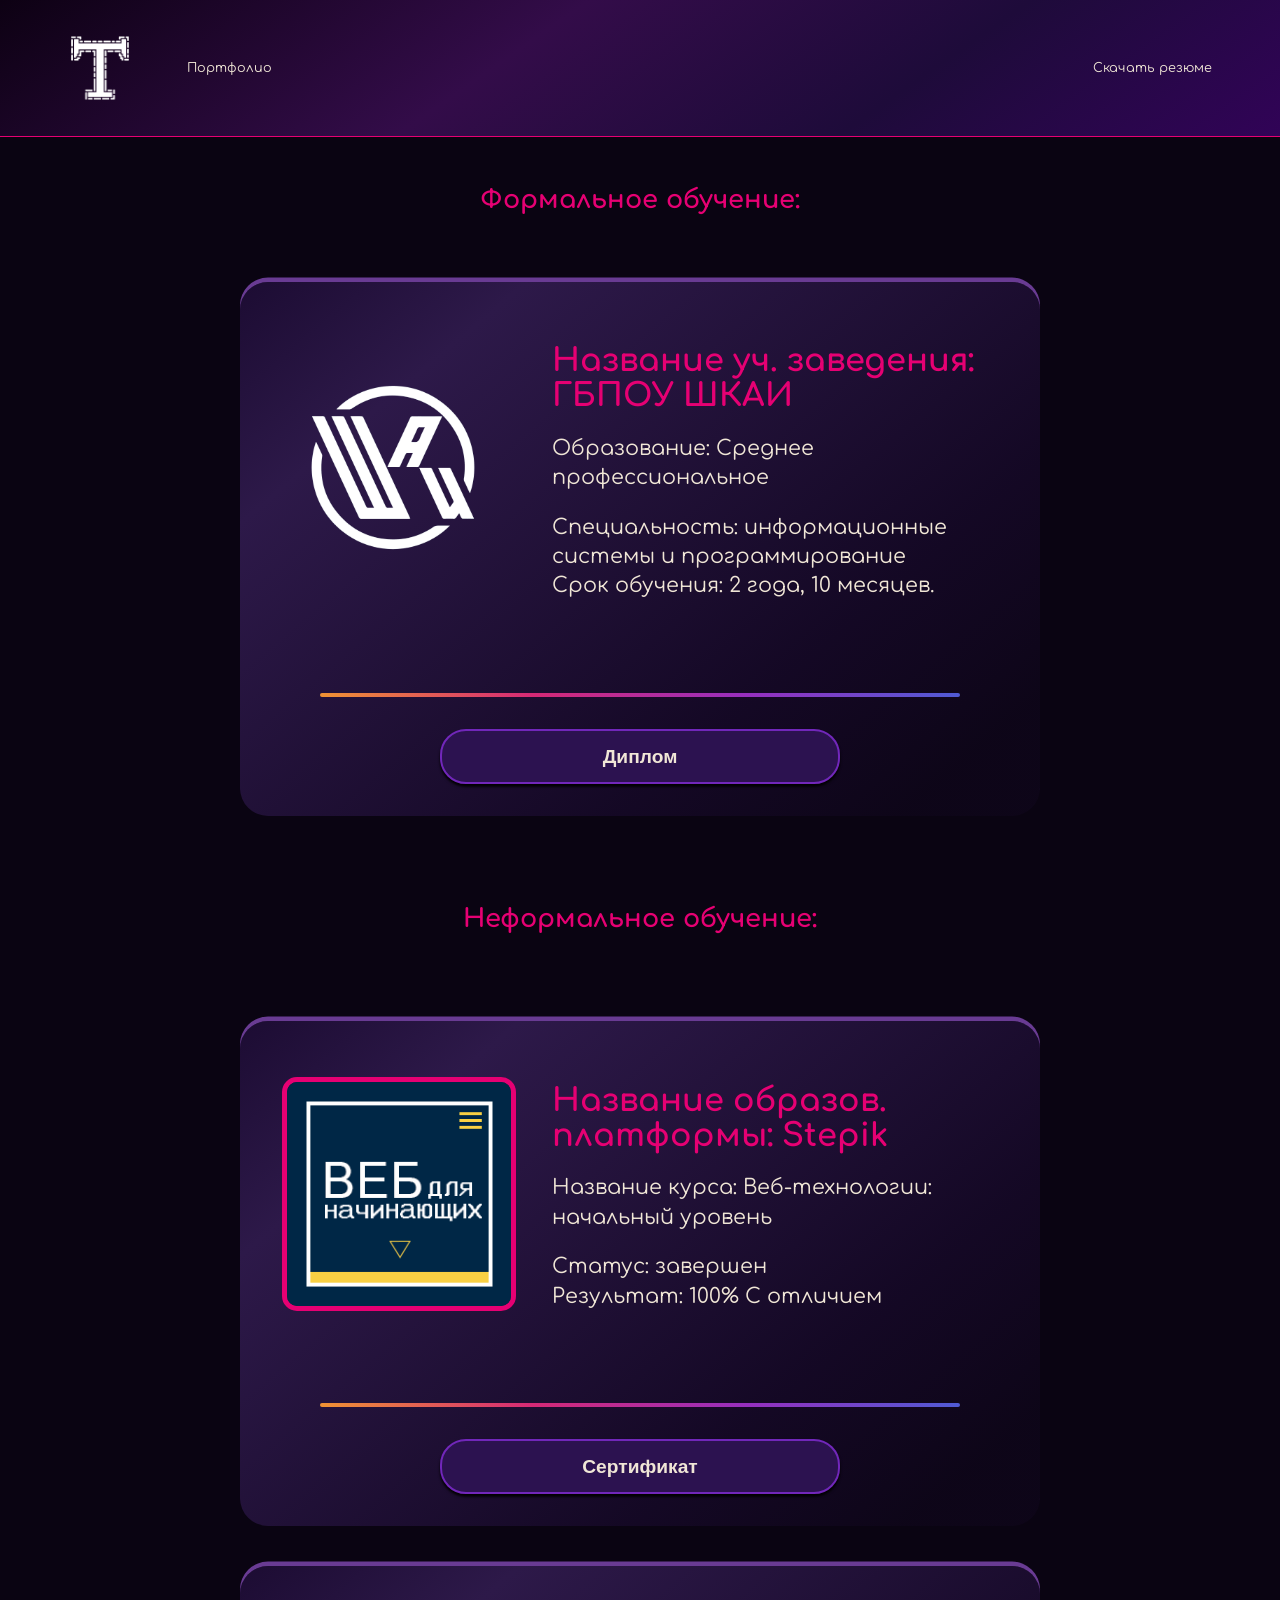
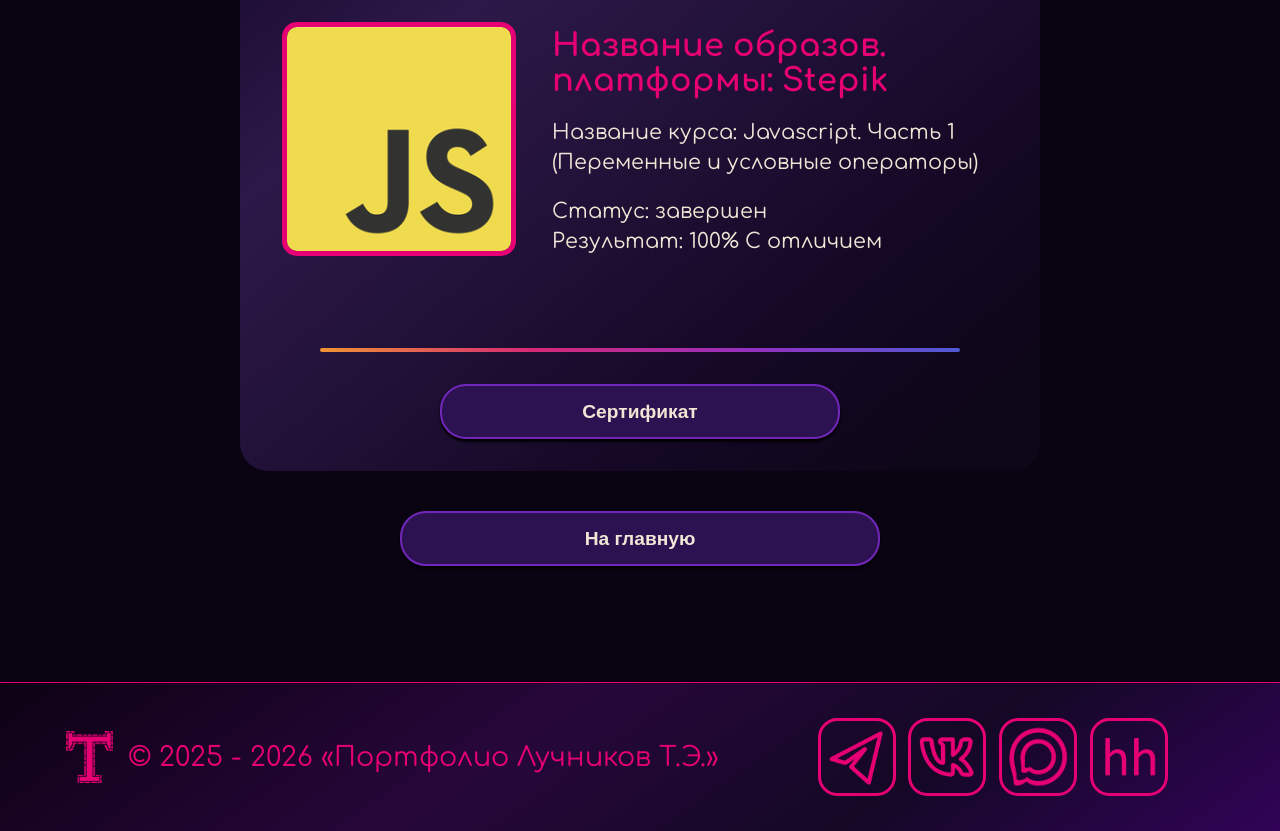
<file: pages/education.html>
<!DOCTYPE html>
<html lang="en">

<head>
    <meta charset="UTF-8">
    <meta name="viewport" content="width=device-width, initial-scale=1.0">
    <meta name="keywords" content="веб-дизайн, фронтенд, портфолио разработчика, создание сайтов, Лучников Тимофей, резюме, frontend">
    <meta name="description" content="Портфолио веб-разработчика. Создание современных сайтов и веб-приложений.">

    <link rel="icon" href="./logo-img_favicon_pages.png" type="image/png">
    <title>Портфолио Лучников Т.Э. - Образование</title>

    <meta name="viewport" content="width=device-width, initial-scale=1.0">

    <!-- ====================================================================== -->

    <link rel="stylesheet" href="../css_style/main_css.css">
    <link rel="stylesheet" href="../css_style/footer_css.css">
    <link rel="stylesheet" href="../css_style/slider_css.css">
    <link rel="stylesheet" href="../css_style/header_css.css">
    <link rel="stylesheet" href="../css_style/css_style_but_OnUp.css">
    <link rel="stylesheet" href="../css_style/css_education.css">

    <!-- ====================================================================== -->

    <link rel="preconnect" href="https://fonts.googleapis.com">
    <link rel="preconnect" href="https://fonts.gstatic.com" crossorigin>
    <link href="https://fonts.googleapis.com/css2?family=Comfortaa&display=swap" rel="stylesheet">

    <style>
        .one {
            margin-top: 1wh;
        }
    </style>

</head>

<body>

    <!-- ================================================================================================================================== -->

    <header>
        <div id="div_head_main">
            <div class="div_head_main_first">
                <img src="../img/logo-img.png" alt="">
                <div style="margin-left: 3vw;">
                    <p class="p_header">Портфолио</p>
                </div>
            </div>
            <div class="div_head_main_second">
                <a href="/Luchnikov_Timofey.pdf" download="Резюме Лучников Т.Э.">
                    <p class="p_header">Скачать резюме</p>
                </a>
            </div>
        </div>
    </header>

    <!-- ================================================================================================================================== -->

    <div id="big_body_div_1">

        <button id="goTopBtn" title="Наверх">↑</button>

        <script src="../js_scripts/js_but_OnUp.js"></script>

        <!-- ================================================================================================================================== -->

        <div id="thirty_div">

            <div class="forth_div">

                <h1 class="section_title">
                    <span>Формальное обучение:</span>
                </h1>

                <div id="thirty_div_wrap">

                    <div id="div_cartochka_work_page">

                        <div id="div_card_img_second_work_page">
                            <div id="div_card_img_first_work_page">
                                <img src="../img/shkai.png" alt="">
                            </div>

                            <div class="div_card_thirty">
                                <h1 id="p_card_first">Название уч. заведения: ГБПОУ ШКАИ</h1>
                                <p class="p_card_second">Образование: Среднее профессиональное</p>
                                <p class="p_card_second">
                                    Специальность: информационные системы и программирование</br>
                                    Срок обучения: 2 года, 10 месяцев.</br>
                                </p>

                            </div>
                        </div>

                        <div class="gradient_line"></div>

                        <div style="width: 50%; margin-bottom: 2rem;">
                            <button style="font-size: 1.2rem; font-weight: 600;" id="but_modal1" class="but_educ">Диплом</button>

                            <div id="modal1">
                                <div id="modal_w1">
                                    <img src="../img/certificate.jpg" alt="">
                                </div>
                                <button id="but_exit1" class="but_educat">Закрыть</button>
                            </div>
                        </div>
                    </div>

                    <h1 class="section_title">
                        <span>Неформальное обучение:</span>
                    </h1>

                    <div id="div_cartochka_work_page">
                        <div id="div_card_img_second_work_page">
                            <div id="div_card_img_first_work_page">
                                <img class="img_education" src="../img/stepik_icon_1.png" alt="">
                            </div>
                            <div class="div_card_thirty">
                                <h1 id="p_card_first">Название образов. платформы: Stepik</h1>
                                <p class="p_card_second">Название курса: Веб-технологии: начальный уровень</p>
                                <p class="p_card_second">
                                    Статус: завершен<br>
                                    Результат: 100% С отличием<br>
                                </p>
                            </div>
                        </div>

                        <div class="gradient_line"></div>

                        <div style="width: 50%; margin-bottom: 2rem;">
                            <button id="but_modal2" class="but_educ">Сертификат</button>

                            <div id="modal2">
                                <div id="modal_w2">
                                    <img src="../img/certificate_stepik_1.png" alt="">
                                </div>
                                <button id="but_exit2" class="but_educat">Закрыть</button>
                            </div>
                        </div>
                    </div>

                    <div id="div_cartochka_work_page">
                        <div id="div_card_img_second_work_page">
                            <div id="div_card_img_first_work_page">
                                <img class="img_education" src="../img/js_icon_1.png" alt="">
                            </div>
                            <div class="div_card_thirty">
                                <h1 id="p_card_first">Название образов. платформы: Stepik</h1>
                                <p class="p_card_second">Название курса: Javascript. Часть 1 (Переменные и условные операторы)</p>
                                <p class="p_card_second">
                                    Статус: завершен<br>
                                    Результат: 100% С отличием<br>
                                </p>
                            </div>
                        </div>

                        <div class="gradient_line"></div>

                        <div style="width: 50%; margin-bottom: 2rem;">
                            <button id="but_modal3" class="but_educ">Сертификат</button>
                            <div id="modal3">
                                <div id="modal_w3">
                                    <img src="../img/cartificate_js_1.png" alt="">
                                </div>
                                <button id="but_exit3" class="but_educat">Закрыть</button>
                            </div>
                        </div>
                    </div>
                    <a class="a_on_main" href="../index.html"><button class="but_on_main" title="Узнать больше">На главную</button></a>
                </div>
            </div>
        </div>
    </div>

    <!-- ================================================================================================================================== -->

    <footer id="foot_template">
        <div id="bottom_copyright_div">
            <div id="bottom_copyright_div_first">
                <div id="bcd_img">
                    <img src="../img/logo-img-pink.png" alt="">
                </div>
            </div>
            <div id="bottom_copyright_div_second">
                <p>© 2025 - 2026 «Портфолио Лучников Т.Э.»</p>
            </div>
        </div>
        <div id="bottom_div_icon">
            <div class="footer_contact">
                <div>
                    <a class="footer_link" href="https://t.me/Timofey1559">
                        <div class="foot_div_img">
                            <img src="../img/telegram_icon.png" alt="Телеграм">
                        </div>
                    </a>
                </div>
                <div>
                    <a class="footer_link" href="https://vk.com/tluchnikov2016">
                        <div class="foot_div_img">
                            <img src="../img/vk_icon.png" alt="ВКонтакте">
                        </div>
                    </a>
                </div>
                <div>
                    <a class="footer_link" href="https://max.ru/u/f9LHodD0cOJOzr5BCvywPNYeo6dxTHz3jgn0iaNxIk0uH9-2J_DaDWlpFzE">
                        <div class="foot_div_img">
                            <img src="../img/Max_logo-1024x1024_redaction_3_pink.png" alt="Макс">
                        </div>
                    </a>
                </div>
                <div>
                    <a class="footer_link" href="https://vk.com/away.php?to=https%3A%2F%2Fhh.ru%2Fresume%2Fa1b0eb0eff0cee30980039ed1f67644a39326d&utf=1">
                        <div class="foot_div_img">
                            <img src="../img/hhru_icon_pink.png" alt="HeadHunter">
                        </div>
                    </a>
                </div>
            </div>
        </div>
    </footer>

    <script src="../js_scripts/js_modal.js"></script>

</body>

</html>
</file>
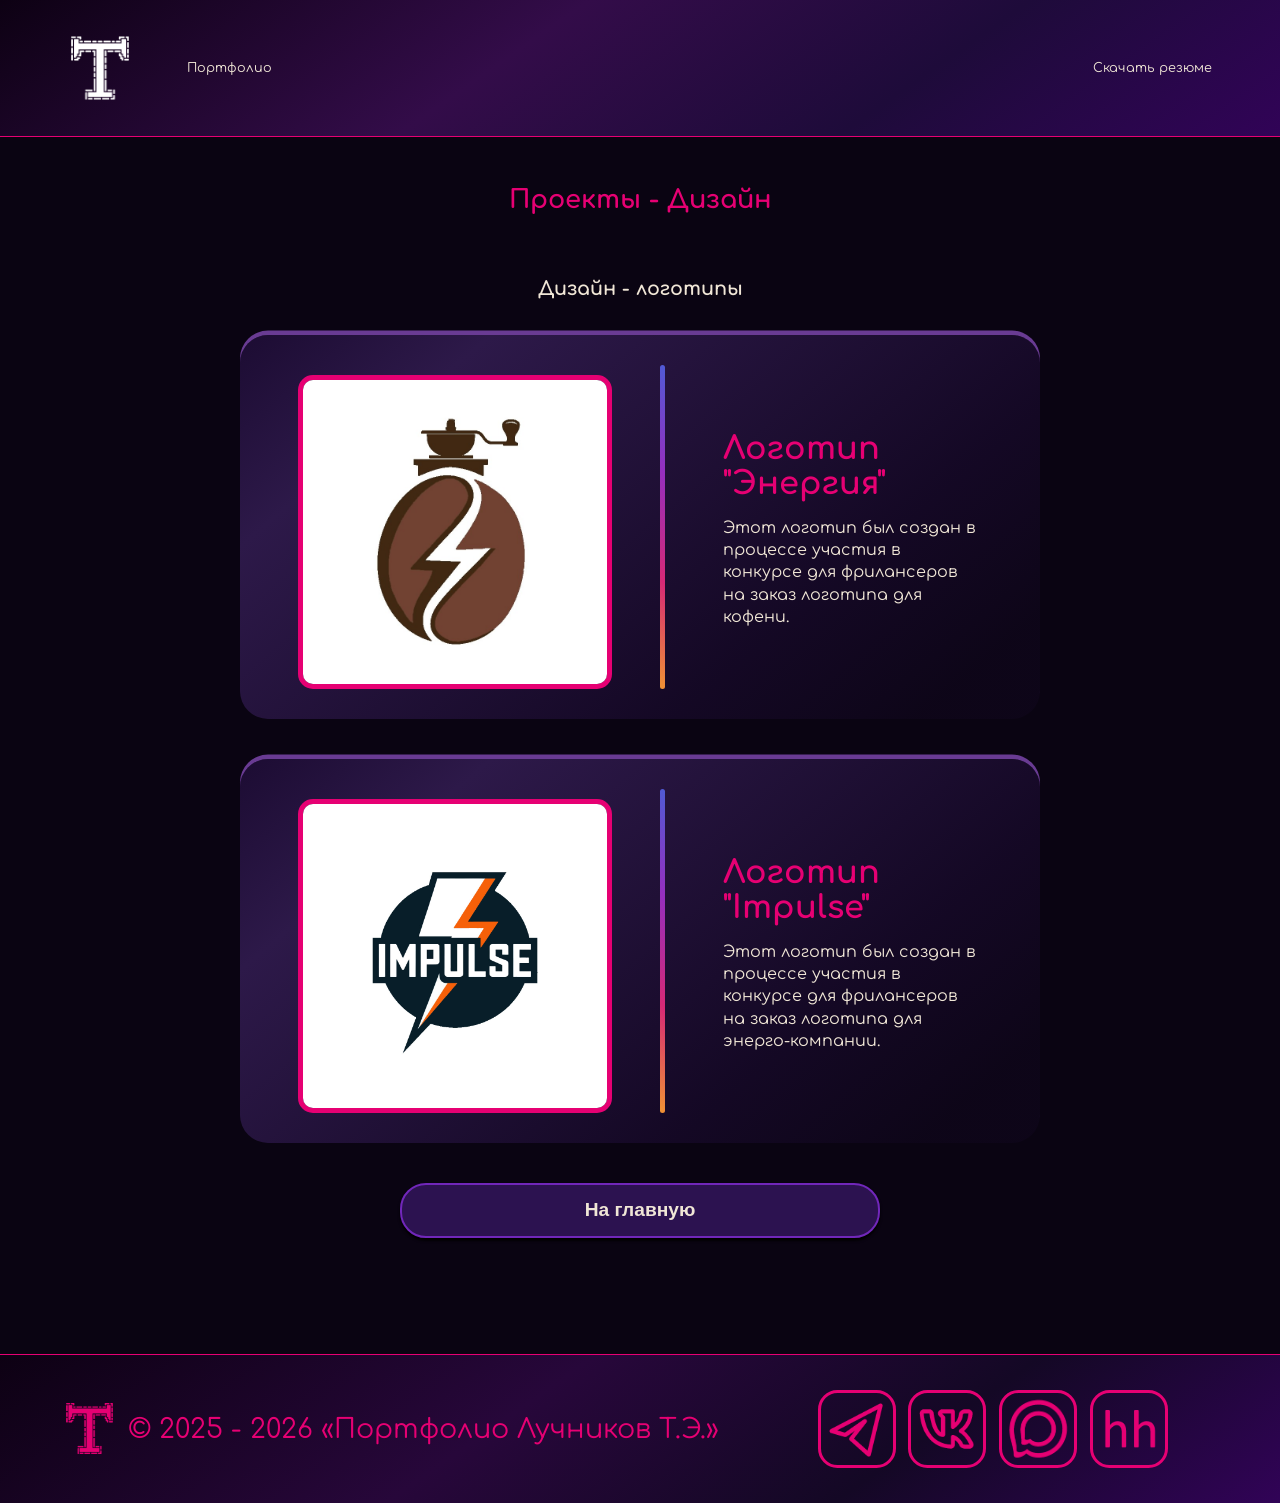
<file: pages/projects.html>
<!DOCTYPE html>
<html lang="en">

<head>
    <meta charset="UTF-8">
    <meta name="viewport" content="width=device-width, initial-scale=1.0">
    <meta name="keywords" content="веб-дизайн, фронтенд, портфолио разработчика, создание сайтов, Лучников Тимофей, резюме, frontend">
    <meta name="description" content="Портфолио веб-разработчика. Создание современных сайтов и веб-приложений.">

    <link rel="icon" href="./logo-img_favicon_pages.png" type="image/png">
    <title>Портфолио Лучников Т.Э. - Проекты</title>

    <meta name="viewport" content="width=device-width, initial-scale=1.0">

    <!-- ====================================================================== -->

    <link rel="stylesheet" href="../css_style/main_css.css">
    <link rel="stylesheet" href="../css_style/footer_css.css">
    <link rel="stylesheet" href="../css_style/slider_css.css">
    <link rel="stylesheet" href="../css_style/header_css.css">
    <link rel="stylesheet" href="../css_style/css_style_but_OnUp.css">
    <link rel="stylesheet" href="../css_style/css_projects.css">

    <!-- ====================================================================== -->

    <link rel="preconnect" href="https://fonts.googleapis.com">
    <link rel="preconnect" href="https://fonts.gstatic.com" crossorigin>
    <link href="https://fonts.googleapis.com/css2?family=Comfortaa&display=swap" rel="stylesheet">

    <style>
        .one {
            margin-top: 1wh;
        }
    </style>

</head>

<body>

    <!-- ============================================================================================================= -->

    <header>
        <div id="div_head_main">
            <div class="div_head_main_first">
                <img src="../img/logo-img.png" alt="">
                <div style="margin-left: 3vw;">
                    <p class="p_header">Портфолио</p>
                </div>
            </div>
            <div class="div_head_main_second">
                <a href="/Luchnikov_Timofey.pdf" download="Резюме Лучников Т.Э.">
                    <p class="p_header">Скачать резюме</p>
                </a>
            </div>
        </div>
    </header>

    <!-- ============================================================================================================= -->

    <div id="big_body_div_1">

        <button id="goTopBtn" title="Наверх">↑</button>

        <script src="../js_scripts/js_but_OnUp.js"></script>


        <!-- ============================================================================================================= -->

        <div id="thirty_div">

            <div class="forth_div">

                <h1 class="section_title">
                    <span>Проекты - Дизайн</span>
                </h1>
                <h2 class="section_title_htwo">
                    <span>Дизайн - логотипы</span>
                </h2>

                <div id="thirty_div_wrap">

                    <div id="div_cartochka_work_page">
                        <div id="div_card_img_second_work_page">
                            <div id="div_card_img_first_work_page">
                                <img class="img_project" src="../img/logo_coffe.jpg" alt="">
                            </div>
                            <div class="gradient_line"></div>

                            <div class="div_card_thirty">
                                <h1 id="p_card_first">Логотип "Энергия"</h1>
                                <p class="p_card_second">
                                    Этот логотип был создан в процессе участия в конкурсе для фрилансеров на заказ логотипа для кофени.
                                </p>

                            </div>
                        </div>
                    </div>

                    <div id="div_cartochka_work_page">
                        <div id="div_card_img_second_work_page">
                            <div id="div_card_img_first_work_page">
                                <img class="img_project" src="../img/logo_impulse.jpg" alt="">
                            </div>
                            <div class="gradient_line"></div>

                            <div class="div_card_thirty">
                                <h1 id="p_card_first">Логотип "Impulse"</h1>
                                <p class="p_card_second">
                                    Этот логотип был создан в процессе участия в конкурсе для фрилансеров на заказ логотипа для энерго-компании.
                                </p>

                            </div>
                        </div>
                    </div>

                    <a class="a_on_main" href="../index.html"><button class="but_on_main" title="Узнать больше">На
                            главную</button></a>

                </div>

            </div>

        </div>

    </div>



    <!-- ============================================================================================================= -->

    <footer id="foot_template">
        <div id="bottom_copyright_div">
            <div id="bottom_copyright_div_first">
                <div id="bcd_img">
                    <img src="../img/logo-img-pink.png" alt="">
                </div>
            </div>
            <div id="bottom_copyright_div_second">
                <p>© 2025 - 2026 «Портфолио Лучников Т.Э.»</p>
            </div>
        </div>
        <div id="bottom_div_icon">
            <div class="footer_contact">
                <div>
                    <a class="footer_link" href="https://t.me/Timofey1559">
                        <div class="foot_div_img">
                            <img src="../img/telegram_icon.png" alt="Телеграм">
                        </div>
                    </a>
                </div>
                <div>
                    <a class="footer_link" href="https://vk.com/tluchnikov2016">
                        <div class="foot_div_img">
                            <img src="../img/vk_icon.png" alt="ВКонтакте">
                        </div>
                    </a>
                </div>
                <div>
                    <a class="footer_link"
                        href="https://max.ru/u/f9LHodD0cOJOzr5BCvywPNYeo6dxTHz3jgn0iaNxIk0uH9-2J_DaDWlpFzE">
                        <div class="foot_div_img">
                            <img src="../img/Max_logo-1024x1024_redaction_3_pink.png" alt="Макс">
                        </div>
                    </a>
                </div>
                <div>
                    <a class="footer_link"
                        href="https://vk.com/away.php?to=https%3A%2F%2Fhh.ru%2Fresume%2Fa1b0eb0eff0cee30980039ed1f67644a39326d&utf=1">
                        <div class="foot_div_img">
                            <img src="../img/hhru_icon_pink.png" alt="HeadHunter">
                        </div>
                    </a>
                </div>
            </div>
        </div>
    </footer>

</body>

</html>
</file>
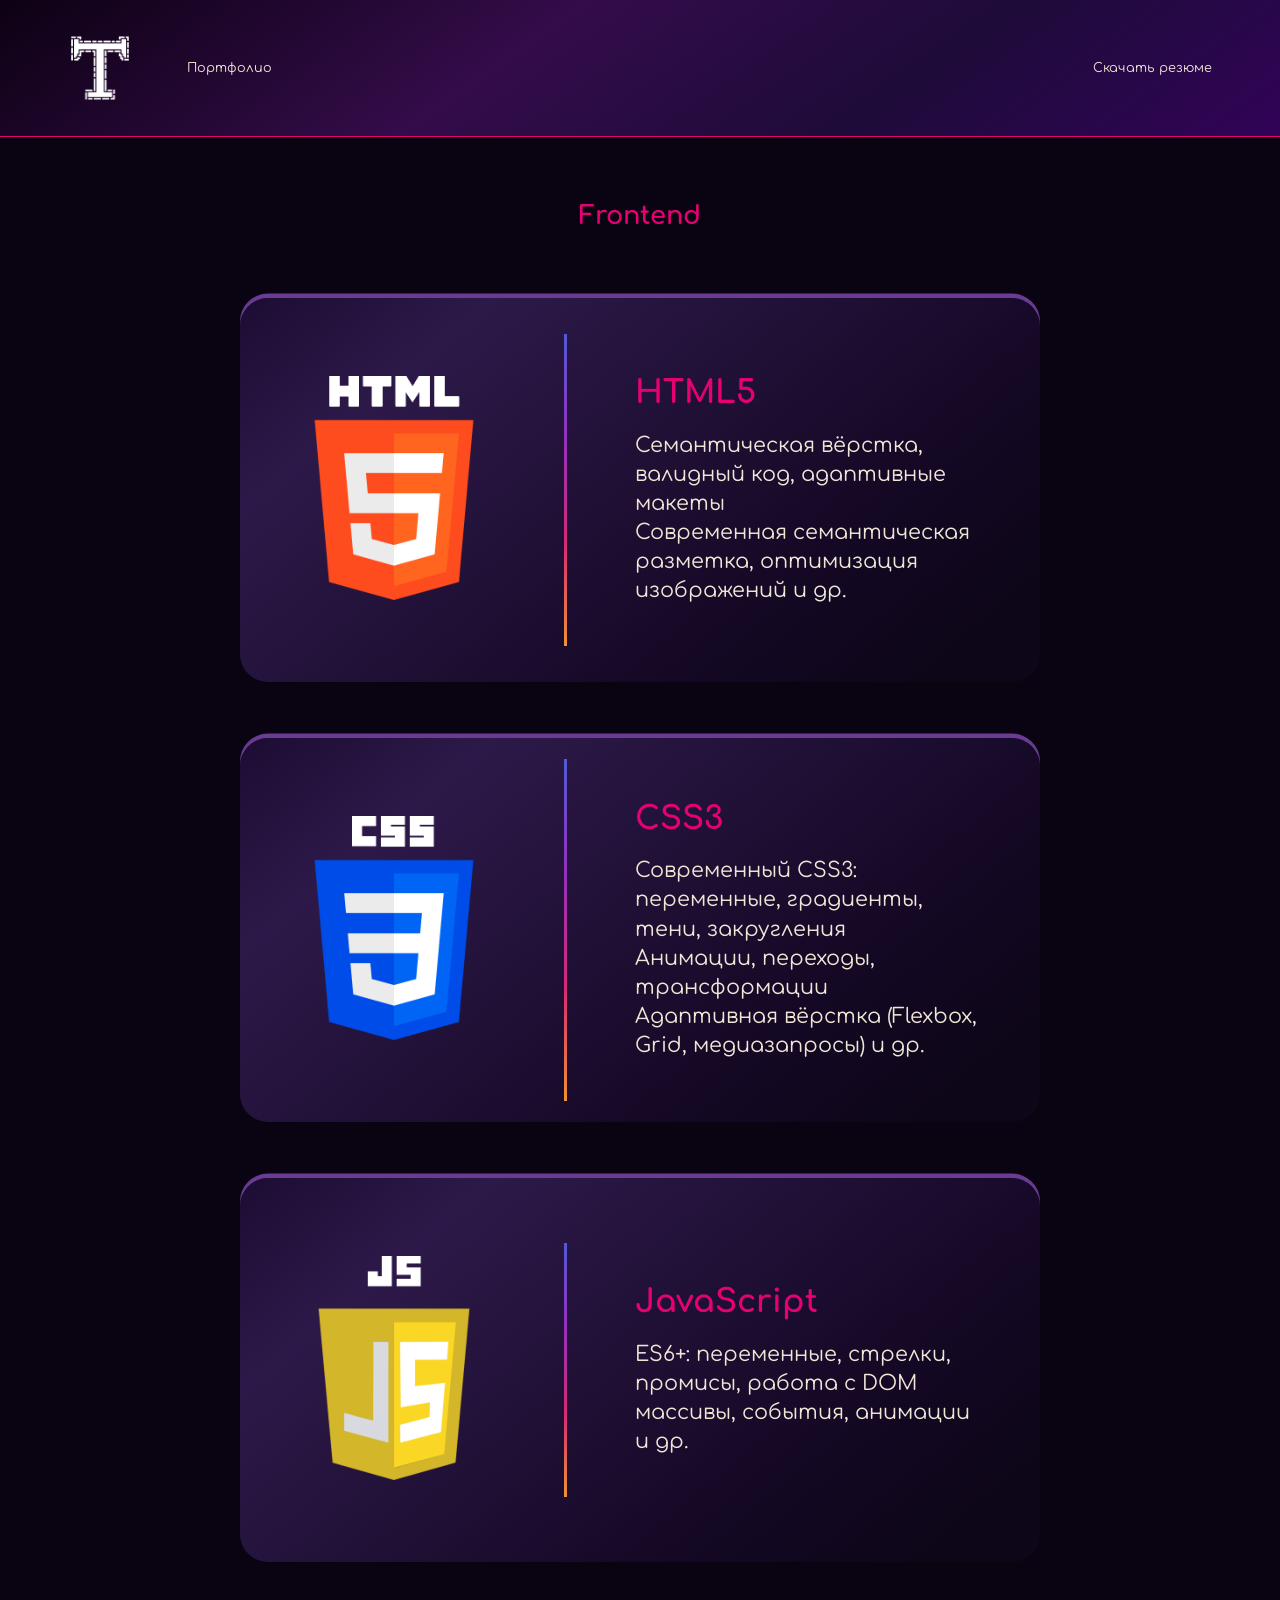
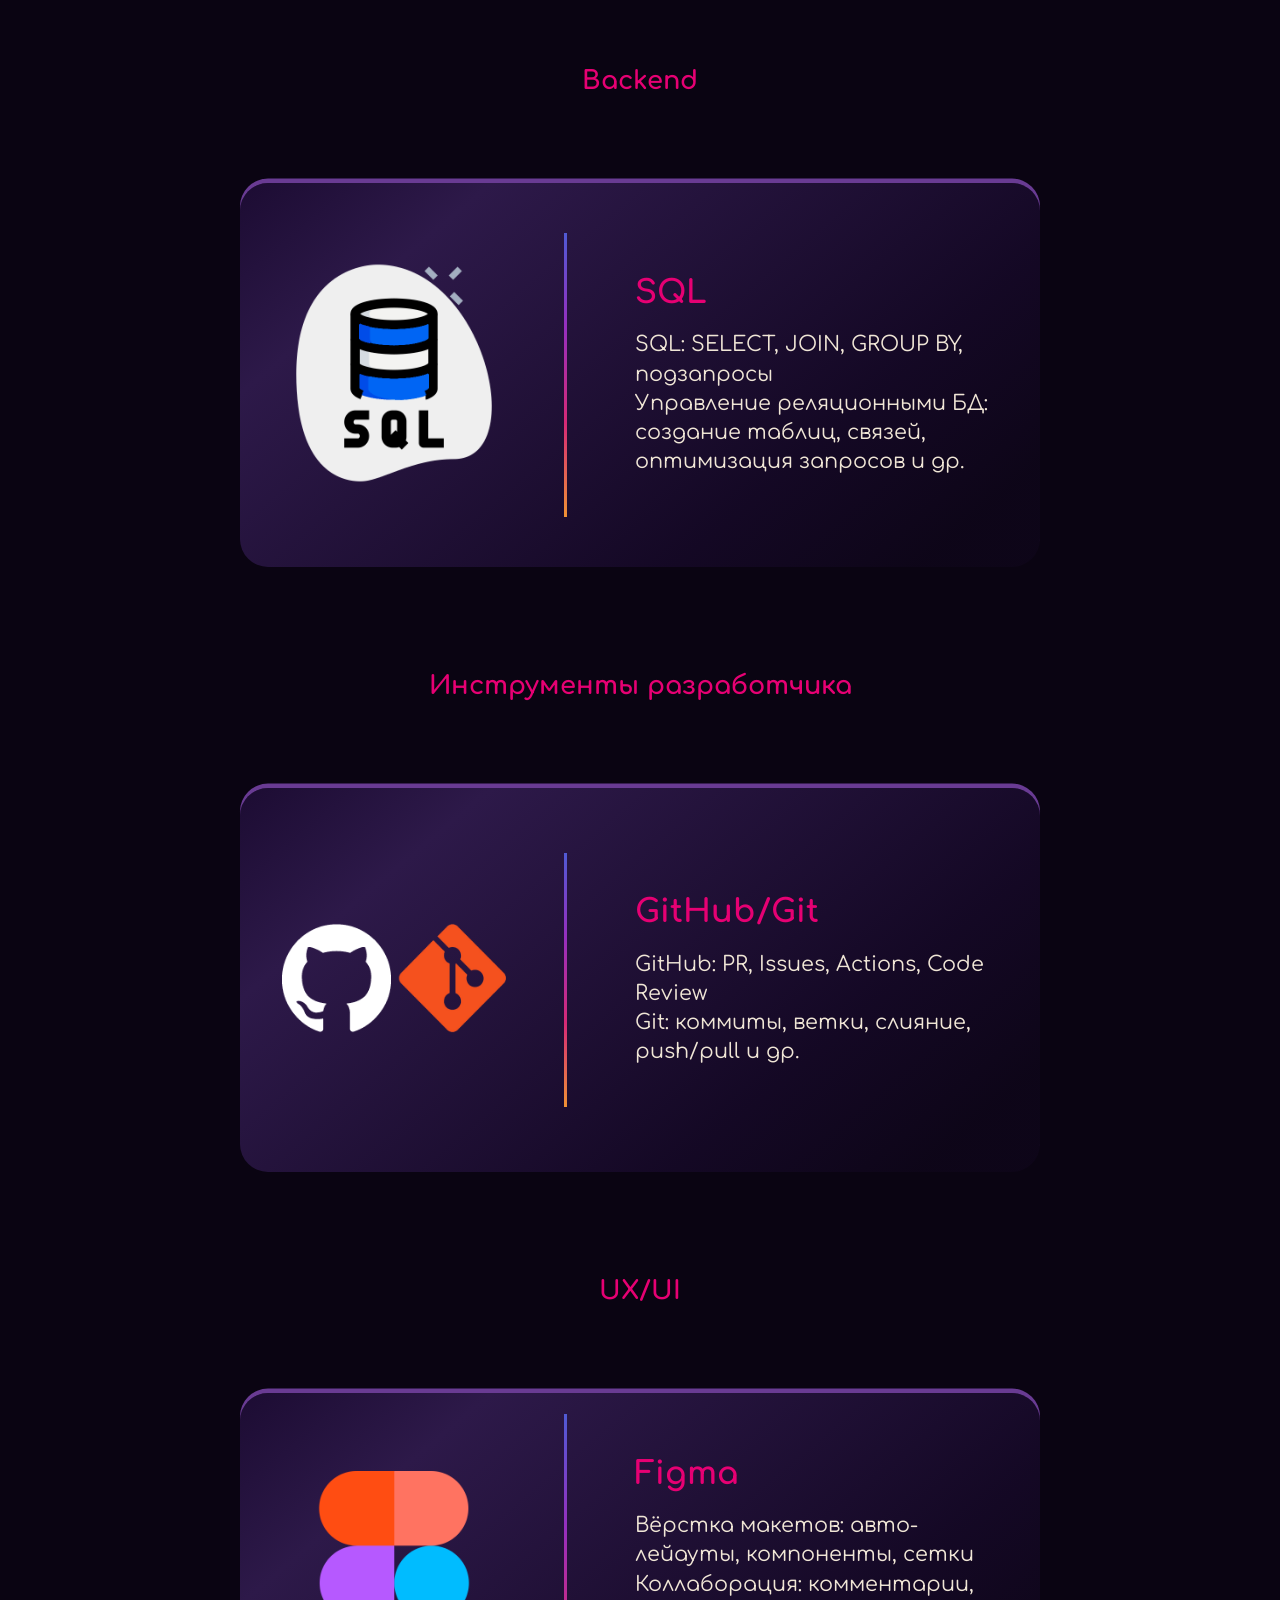
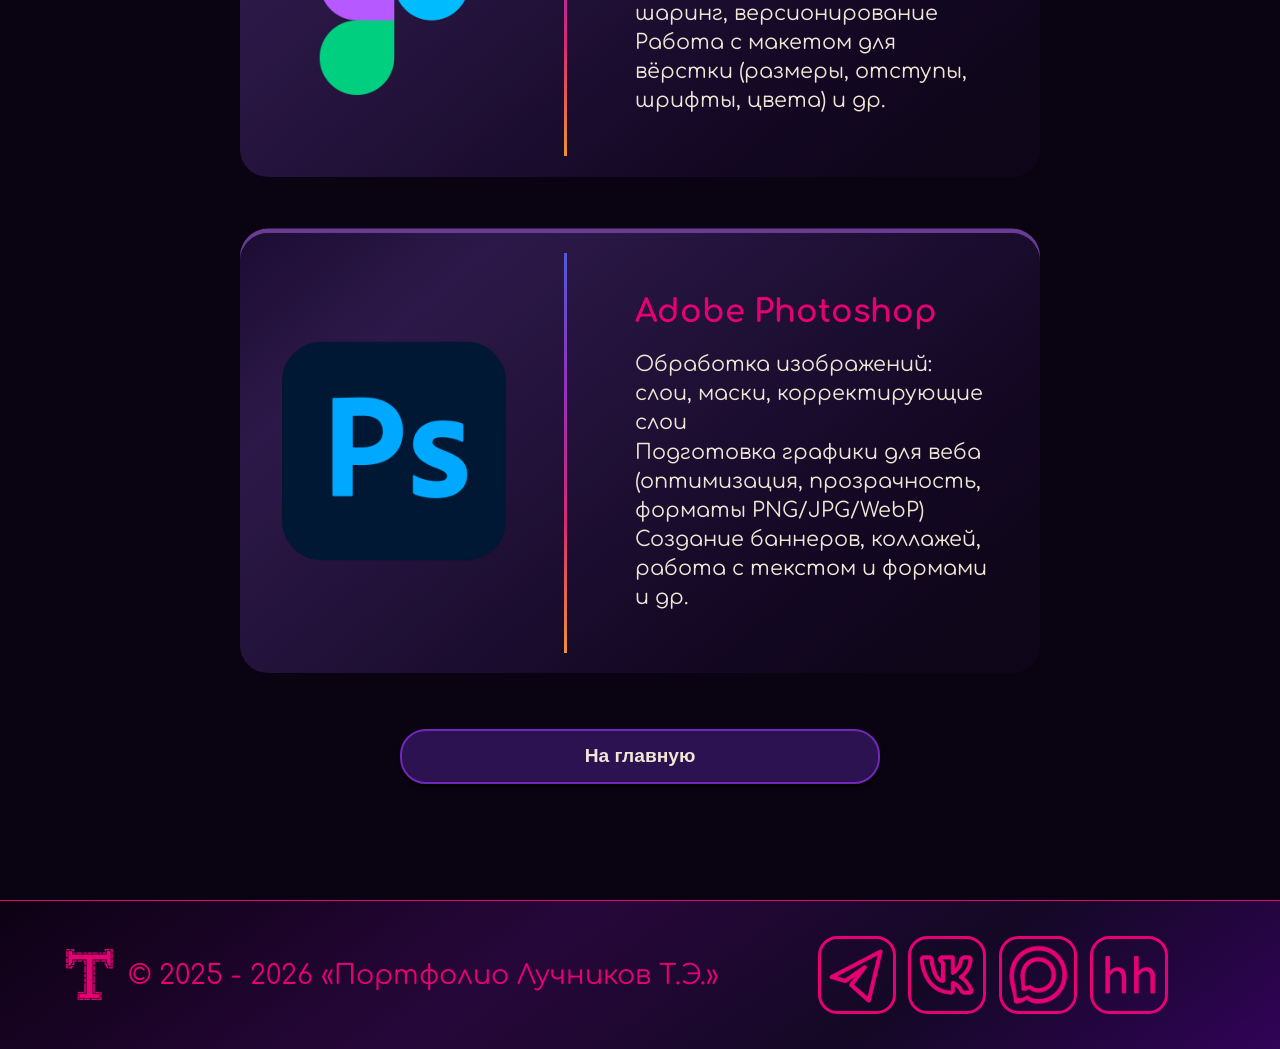
<file: pages/skills.html>
<!DOCTYPE html>
<html lang="en">

<head>
    <meta charset="UTF-8">
    <meta name="viewport" content="width=device-width, initial-scale=1.0">
    <meta name="keywords" content="веб-дизайн, фронтенд, портфолио разработчика, создание сайтов, Лучников Тимофей, резюме, frontend">
    <meta name="description" content="Портфолио веб-разработчика. Создание современных сайтов и веб-приложений.">

    <link rel="icon" href="./logo-img_favicon_pages.png" type="image/png">
    <title>Портфолио Лучников Т.Э. - Навыки</title>

    <meta name="viewport" content="width=device-width, initial-scale=1.0">

    <!-- ====================================================================== -->

    <link rel="stylesheet" href="../css_style/main_css.css">
    <link rel="stylesheet" href="../css_style/footer_css.css">
    <link rel="stylesheet" href="../css_style/slider_css.css">
    <link rel="stylesheet" href="../css_style/header_css.css">
    <link rel="stylesheet" href="../css_style/css_style_but_OnUp.css">
    <link rel="stylesheet" href="../css_style/css_skills.css">

    <!-- ====================================================================== -->

    <link rel="preconnect" href="https://fonts.googleapis.com">
    <link rel="preconnect" href="https://fonts.gstatic.com" crossorigin>
    <link href="https://fonts.googleapis.com/css2?family=Comfortaa&display=swap" rel="stylesheet">

</head>

<body>

    <!-- ================================================================================================================================== -->

    <header>
        <div id="div_head_main">
            <div class="div_head_main_first">
                <img src="../img/logo-img.png" alt="">
                <div style="margin-left: 3vw;">
                    <p class="p_header">Портфолио</p>
                </div>
            </div>
            <div class="div_head_main_second">
                <a href="/Luchnikov_Timofey.pdf" download="Резюме Лучников Т.Э.">
                    <p class="p_header">Скачать резюме</p>
                </a>
            </div>
        </div>
    </header>

    <!-- ================================================================================================================================== -->

    <div id="big_body_div_1">

        <button id="goTopBtn" title="Наверх">↑</button>

        <script src="../js_scripts/js_but_OnUp.js"></script>

        <!-- ================================================================================================================================== -->

        <div id="thirty_div">

            <div class="forth_div">

                <h1 class="section_title" style="margin-top: 4rem;">
                    <span>Frontend</span>
                </h1>

                <div id="thirty_div_wrap">

                    <div id="div_cartochka_work_page">
                        <div id="div_card_img_second_work_page">
                            <div id="div_card_img_first_work_page">
                                <img src="../img/html5_icon.png" alt="">
                            </div>
                            <div class="gradient_line"></div>

                            <div class="div_card_thirty">
                                <h1 id="p_card_first">HTML5</h1>
                                <p class="p_card_second">
                                    Семантическая вёрстка, валидный код, адаптивные макеты</br>
                                    Современная семантическая разметка, оптимизация изображений и др.</br>
                                </p>

                            </div>
                        </div>
                    </div>

                    <div id="div_cartochka_work_page">
                        <div id="div_card_img_second_work_page">
                            <div id="div_card_img_first_work_page">
                                <img src="../img/css3_icon.png" alt="">
                            </div>
                            <div class="gradient_line"></div>

                            <div class="div_card_thirty">
                                <h1 id="p_card_first">CSS3</h1>
                                <p class="p_card_second">
                                    Современный CSS3: переменные, градиенты, тени, закругления</br>
                                    Анимации, переходы, трансформации</br>
                                    Адаптивная вёрстка (Flexbox, Grid, медиазапросы) и др.
                                </p>

                            </div>
                        </div>
                    </div>

                    <div id="div_cartochka_work_page">
                        <div id="div_card_img_second_work_page">
                            <div id="div_card_img_first_work_page">
                                <img src="../img/js_icon_language_th.png" alt="">
                            </div>
                            <div class="gradient_line"></div> 

                            <div class="div_card_thirty">
                                <h1 id="p_card_first">JavaScript</h1>
                                <p class="p_card_second">
                                    ES6+: переменные, стрелки, промисы, работа с DOM</br>
                                    массивы, события, анимации и др.</br>
                                </p>

                            </div>
                        </div>
                    </div>

                    <!-- ========================================================== -->

                    <h1 class="section_title">
                        <span>Backend</span>
                    </h1>

                    <div id="div_cartochka_work_page">
                        <div id="div_card_img_second_work_page">
                            <div id="div_card_img_first_work_page">
                                <img src="../img/sql_icon.png" alt="">
                            </div>
                            <div class="gradient_line"></div> 

                            <div class="div_card_thirty">
                                <h1 id="p_card_first">SQL</h1>
                                <p class="p_card_second">
                                    SQL: SELECT, JOIN, GROUP BY, подзапросы</br>
                                    Управление реляционными БД: создание таблиц, связей, оптимизация запросов и др.</br>
                                </p>

                            </div>
                        </div>
                    </div>

                    <!-- ========================================================== -->

                    <h1 class="section_title">
                        <span>Инструменты разработчика</span>
                    </h1>

                    <div id="div_cartochka_work_page">
                        <div id="div_card_img_second_work_page">
                            <div id="div_card_img_first_work_page">
                                <img id="img_git" src="../img/git-github_icon.png" alt="">
                            </div>
                            <div class="gradient_line"></div> 

                            <div class="div_card_thirty">
                                <h1 id="p_card_first">GitHub/Git</h1>
                                <p class="p_card_second">
                                    GitHub: PR, Issues, Actions, Code Review</br>
                                    Git: коммиты, ветки, слияние, push/pull и др.
                                </p>

                            </div>
                        </div>
                    </div>

                    <!-- ========================================================== -->

                    <h1 class="section_title">
                        <span>UX/UI</span>
                    </h1>

                    <div id="div_cartochka_work_page">
                        <div id="div_card_img_second_work_page">
                            <div id="div_card_img_first_work_page">
                                <img src="../img/figma_icon.png" alt="">
                            </div>
                            <div class="gradient_line"></div> 

                            <div class="div_card_thirty">
                                <h1 id="p_card_first">Figma</h1>
                                <p class="p_card_second">
                                    Вёрстка макетов: авто-лейауты, компоненты, сетки</br>
                                    Коллаборация: комментарии, шаринг, версионирование</br>
                                    Работа с макетом для вёрстки (размеры, отступы, шрифты, цвета) и др.
                                </p>

                            </div>
                        </div>
                    </div>

                    <div id="div_cartochka_work_page">
                        <div id="div_card_img_second_work_page">
                            <div id="div_card_img_first_work_page">
                                <img src="../img/AdobePhotoshop_icon.png" alt="">
                            </div>
                            <div class="gradient_line"></div> 

                            <div class="div_card_thirty">
                                <h1 id="p_card_first">Adobe Photoshop</h1>
                                <p class="p_card_second">
                                    Обработка изображений: слои, маски, корректирующие слои</br>
                                    Подготовка графики для веба (оптимизация, прозрачность, форматы PNG/JPG/WebP)</br>
                                    Создание баннеров, коллажей, работа с текстом и формами и др.
                                </p>

                            </div>
                        </div>
                    </div>

                    <a class="a_on_main" href="../index.html"><button class="but_on_main" title="Узнать больше">На
                            главную</button></a>
                </div>
            </div>
        </div>
    </div>

    <!-- ================================================================================================================================== -->

    <footer id="foot_template">
        <div id="bottom_copyright_div">
            <div id="bottom_copyright_div_first">
                <div id="bcd_img">
                    <img src="../img/logo-img-pink.png" alt="">
                </div>
            </div>
            <div id="bottom_copyright_div_second">
                <p>© 2025 - 2026 «Портфолио Лучников Т.Э.»</p>
            </div>
        </div>
        <div id="bottom_div_icon">
            <div class="footer_contact">
                <div>
                    <a class="footer_link" href="https://t.me/Timofey1559">
                        <div class="foot_div_img">
                            <img src="../img/telegram_icon.png" alt="Телеграм">
                        </div>
                    </a>
                </div>
                <div>
                    <a class="footer_link" href="https://vk.com/tluchnikov2016">
                        <div class="foot_div_img">
                            <img src="../img/vk_icon.png" alt="ВКонтакте">
                        </div>
                    </a>
                </div>
                <div>
                    <a class="footer_link" href="https://max.ru/u/f9LHodD0cOJOzr5BCvywPNYeo6dxTHz3jgn0iaNxIk0uH9-2J_DaDWlpFzE">
                        <div class="foot_div_img">
                            <img src="../img/Max_logo-1024x1024_redaction_3_pink.png" alt="Макс">
                        </div>
                    </a>
                </div>
                <div>
                    <a class="footer_link" href="https://vk.com/away.php?to=https%3A%2F%2Fhh.ru%2Fresume%2Fa1b0eb0eff0cee30980039ed1f67644a39326d&utf=1">
                        <div class="foot_div_img">
                            <img src="../img/hhru_icon_pink.png" alt="HeadHunter">
                        </div>
                    </a>
                </div>
            </div>
        </div>
    </footer>

</body>

</html>
</file>
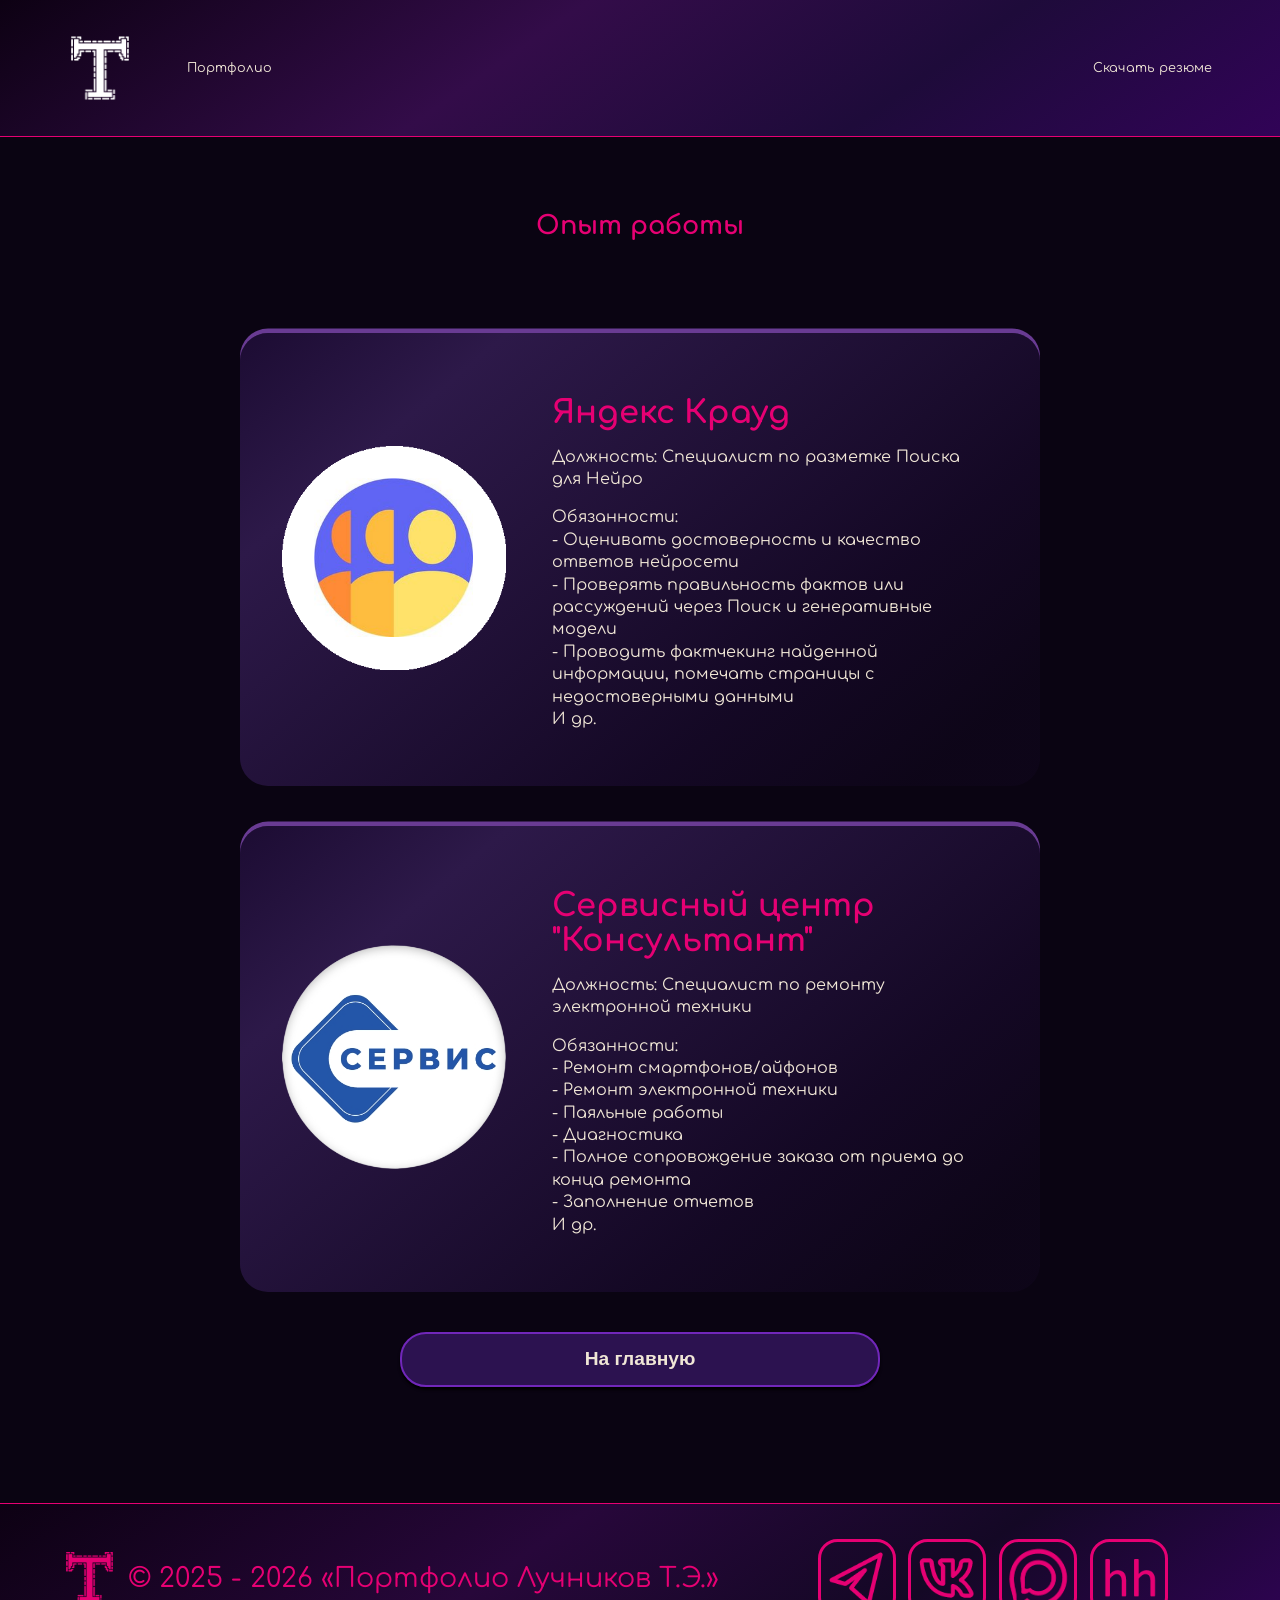
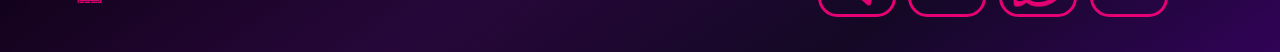
<file: pages/work_experience.html>
<!DOCTYPE html>
<html lang="en">

<head>
    <meta charset="UTF-8">
    <meta name="viewport" content="width=device-width, initial-scale=1.0">
    <meta name="keywords" content="веб-дизайн, фронтенд, портфолио разработчика, создание сайтов, Лучников Тимофей, резюме, frontend">
    <meta name="description" content="Портфолио веб-разработчика. Создание современных сайтов и веб-приложений.">

    <link rel="icon" href="./logo-img_favicon_pages.png" type="image/png">
    <title>Портфолио Лучников Т.Э. - Опыт работы</title>

    <meta name="viewport" content="width=device-width, initial-scale=1.0">

    <!-- ====================================================================== -->

    <link rel="stylesheet" href="../css_style/main_css.css">
    <link rel="stylesheet" href="../css_style/footer_css.css">
    <link rel="stylesheet" href="../css_style/slider_css.css">
    <link rel="stylesheet" href="../css_style/header_css.css">
    <link rel="stylesheet" href="../css_style/css_style_but_OnUp.css">
    <link rel="stylesheet" href="../css_style/css_work_page.css">

    <!-- ====================================================================== -->

    <link rel="preconnect" href="https://fonts.googleapis.com">
    <link rel="preconnect" href="https://fonts.gstatic.com" crossorigin>
    <link href="https://fonts.googleapis.com/css2?family=Comfortaa&display=swap" rel="stylesheet">

</head>

<body>

    <!-- ================================================================================================================================== -->

    <header>
        <div id="div_head_main">
            <div class="div_head_main_first">
                <img src="../img/logo-img.png" alt="">
                <div style="margin-left: 3vw;">
                    <p class="p_header">Портфолио</p>
                </div>
            </div>
            <div class="div_head_main_second">
                <a href="/Luchnikov_Timofey.pdf" download="Резюме Лучников Т.Э.">
                    <p class="p_header">Скачать резюме</p>
                </a>
            </div>
        </div>
    </header>

    <!-- ================================================================================================================================== -->

    <div id="big_body_div_1">

        <button id="goTopBtn" title="Наверх">↑</button>

        <script src="../js_scripts/js_but_OnUp.js"></script>

        <!-- ================================================================================================================================== -->

        <div id="thirty_div">
            <div class="forth_div">
                <h1 class="section_title">
                    <p style="font-size: 2vw; color: #e60073;">Опыт работы</p>
                </h1>

                <div id="thirty_div_wrap">
                    <div id="div_cartochka_work_page">
                        <div id="div_card_img_second_work_page">
                            <div id="div_card_img_first_work_page">
                                <img src="../img/yandex_croud.jpeg" alt="">
                            </div>
                            <div class="div_card_thirty">
                                <h1 id="p_card_first">Яндекс Крауд</h1>
                                <p id="p_card_second">Должность: Специалист по разметке Поиска для Нейро</p>
                                <p id="p_card_second">Обязанности: <br>
                                    - Оценивать достоверность и качество ответов нейросети </br>
                                    - Проверять правильность фактов или рассуждений через Поиск и генеративные модели
                                    <br>
                                    - Проводить фактчекинг найденной информации, помечать страницы с недостоверными
                                    данными <br>
                                    И др.
                                </p>
                            </div>
                        </div>
                    </div>
                    <div id="div_cartochka_work_page">
                        <div id="div_card_img_second_work_page">
                            <div id="div_card_img_first_work_page">
                                <img src="../img/Service_consultant_red.png" alt="">
                            </div>
                            <div class="div_card_thirty">
                                <h1 id="p_card_first">Сервисный центр "Консультант"</h1>
                                <p id="p_card_second">Должность: Специалист по ремонту электронной техники</p>
                                <p id="p_card_second">Обязанности: <br>
                                    - Ремонт смартфонов/айфонов </br>
                                    - Ремонт электронной техники<br>
                                    - Паяльные работы<br>
                                    - Диагностика</br>
                                    - Полное сопровождение заказа от приема до конца ремонта<br>
                                    - Заполнение отчетов<br>
                                    И др.
                                </p>
                            </div>
                        </div>
                    </div>
                    <a class="a_on_main" href="../index.html"><button class="but_on_main" title="Узнать больше">На
                            главную</button></a>
                </div>
            </div>
        </div>

    </div>

    <!-- ================================================================================================================================== -->

    <footer id="foot_template">
        <div id="bottom_copyright_div">
            <div id="bottom_copyright_div_first">
                <div id="bcd_img">
                    <img src="../img/logo-img-pink.png" alt="">
                </div>
            </div>
            <div id="bottom_copyright_div_second">
                <p>© 2025 - 2026 «Портфолио Лучников Т.Э.»</p>
            </div>
        </div>
        <div id="bottom_div_icon">
            <div class="footer_contact">
                <div>
                    <a class="footer_link" href="https://t.me/Timofey1559">
                        <div class="foot_div_img">
                            <img src="../img/telegram_icon.png" alt="Телеграм">
                        </div>
                    </a>
                </div>
                <div>
                    <a class="footer_link" href="https://vk.com/tluchnikov2016">
                        <div class="foot_div_img">
                            <img src="../img/vk_icon.png" alt="ВКонтакте">
                        </div>
                    </a>
                </div>
                <div>
                    <a class="footer_link"
                        href="https://max.ru/u/f9LHodD0cOJOzr5BCvywPNYeo6dxTHz3jgn0iaNxIk0uH9-2J_DaDWlpFzE">
                        <div class="foot_div_img">
                            <img src="../img/Max_logo-1024x1024_redaction_3_pink.png" alt="Макс">
                        </div>
                    </a>
                </div>
                <div>
                    <a class="footer_link"
                        href="https://vk.com/away.php?to=https%3A%2F%2Fhh.ru%2Fresume%2Fa1b0eb0eff0cee30980039ed1f67644a39326d&utf=1">
                        <div class="foot_div_img">
                            <img src="../img/hhru_icon_pink.png" alt="HeadHunter">
                        </div>
                    </a>
                </div>
            </div>
        </div>
    </footer>

</body>

</html>
</file>
<file: css_style/main_css.css>
body {
    font-family: "Comfortaa", sans-serif;
    font-optical-sizing: auto;
    font-weight: 400;
    font-style: normal;
    margin: 0;
    padding: 0;
    background: #0a0412;
    color: #F0E6D6;
    display: flex;
    flex-direction: column;
    justify-content: center;
}
button {
    font-size: 2vh;
    background: #2C1250;
    border: 2px solid #7127BA;
    border-radius: 26px;
    box-shadow: 0 0.21vw 0.21vw 0 black;
    color: #F0E6D6;
    display: flex;
    justify-content: center;
    align-items: center;
    width: 100%;
    padding: 0.9rem 0;
    font-size: 1.2rem;
    font-weight: 600;
    cursor: pointer;
    transition: 0.2s;
}
button:hover {
    transform: scale(1.1);
    border-color: #e60073;
}
img {
    width: 100%;
    height: 100%;
}

/* ---------------------------- */

#first_div_card {
    display: flex;
    align-items: center;
    flex-direction: column;
    width: 100%;
    height: 80vh;
    background-image: url('../img/bakcground_fon.jpeg');
    background-size: cover;
    background-position: center;
    box-shadow: inset 0 0 6vw 6vw black;
    border-bottom: 1px solid #e60073;
    transform: translateZ(0);
    backface-visibility: hidden;
}
#thirty_div {
    border: px solid green;
    display: flex;
    align-items: center;
    justify-content: center;
    margin-top: 0;
    z-index: 10;
}
.forth_div {
    display: flex;
    flex-direction: column;
    justify-content: center;
    align-items: center;
    border: px solid blue
}
#thirty_div_wrap {
    display: grid;
    grid-template-columns: repeat(2, 2fr);
    border: px solid red;
    display: grid;
    gap: 40px;
    justify-items: center;
    align-content: center;
    padding: 20px;
}

/* ---------------------------- */

.div_card_img_first {
    margin: 10px;
    flex-shrink: 0;
    width: 100px;
    height: 100px;
    border: px solid #7127BA;
}
.div_card_thirty {
    margin: 20px;
    min-width: 260px;
    max-width: 300px;
    overflow-wrap: break-word;
    border: px solid yellow;
}
.div_cartochka {
    display: flex;
    border-radius: 28px;
    background: linear-gradient(140deg, rgba(54, 23, 97, 0.41) 0%, rgba(45, 25, 73, 1) 20%, rgba(44, 18, 80, 0.3) 70%, rgba(44, 18, 80, 0.1) 90%);
    flex-direction: column;
    min-width: 20rem;
    align-items: center;
    box-shadow: 0 -0.5vh 0px 0 #693B93;
    transition: 0.2s;
}
.div_cartochka:hover {
    box-shadow: 0 -0.5vh 0 0 #e60073;

}
.div_card_img_second {
    margin-left: 10%;
    border: px solid green;
    margin: 10px;
    display: flex;
    padding: 10px;
    justify-content: center;
    align-items: center;
}

/*----------------------------------------------------------------------------------------------------*/

a {
    text-decoration: none;
    color: #F0E6D6;
}
.a_but {
    margin: 0px 16px 32px 16px; 
    font-size: 2vh;
    background: #2C1250;
    border: 2px solid #7127BA;
    border-radius: 26px;
    box-shadow: 0 0.21vw 0.21vw 0 black;
    color: #F0E6D6;
    display: flex;
    justify-content: center;
    align-items: center;
    width: 80%;
    padding: 0.9rem 0;
    font-size: 1.2rem;
    font-weight: 600;
    cursor: pointer;
    transition: 0.2s;
}

.a_but:hover {
    transform: scale(1.1);
    border-color: #e60073;
}

/*----------------------------------------------------------------------------------------------------*/

#circle_font {
    width: 6vw;
    height: 2vw;
    z-index: -1;
    position: absolute;
    margin-left: 10%;
    border-radius: 100%;
    margin-top: 5vw;
    background-image: radial-gradient(farthest-corner at center, #e60073 0%, transparent 72%);
}
.p_card_first {
    margin-bottom: 0%;
    border: 0px solid green;
    color: #e60073;
}
.p_card_second {
    border: px solid green;
    font-size: 1rem;
    overflow-wrap: break-word;
    line-height: 1.4;
}
#mother_div_cartochka {
    display: flex;
    justify-content: space-evenly;
    margin-top: -1vh;
    gap: 2vw;
    border: px solid red;
}

/*----------------------------------------------------------------------------------------------------*/

#div_head_main {
    display: flex;
    justify-content: space-between;
    align-items: center;
    border: 0px solid red;
    height: 100%;
}

/*----------------------------------------------------------------------------------------------------*/

#glowing_text {
    font-size: 3vw;
    text-align: center;
    text-shadow:
        0 0 0.52vw #fff,
        0 0 1.04vw #fff,
        0 0 1.56vw #763CAC,
        0 0 2.08vw #763CAC,
        0 0 2.60vw #763CAC,
        0 0 3.12vw #763CAC,
        0 0 3.65vw #763CAC;
}
#glowing_text_mini {
    font-size: 1.5vw;
    text-align: center;
    text-shadow:
        0 0 0.52vw #fff,
        0 0 1.04vw #fff,
        0 0 1.56vw #763CAC,
        0 0 2.08vw #763CAC,
        0 0 2.60vw #763CAC,
        0 0 3.12vw #763CAC,
        0 0 3.65vw #763CAC;
}
#img_glowing {
    text-align: center;
    border-radius: 50%;
    background-image: radial-gradient(farthest-corner at center, #763CAC 0%, transparent 72%);
    width: 6vw;
    height: 2vw;
}
#img_glow_circle {
    text-align: center;
    border-radius: 50%;
    background-image: radial-gradient(farthest-corner at center, #e60073 0%, transparent 72%);
    width: 40vw;
    height: 45vw;
    z-index: -10;
}
#big_body_div_1 {
    border: px solid orange;
    display: flex;
    flex-direction: column;
    align-items: center;
    flex: 1 0 auto;
    min-height: 0;
}
#mother_div_cartochka {
    display: flex;
    justify-content: space-evenly;
    margin-top: -1vh;
    padding: 0;
    border: 5px solid red;
    width: 80vw;
}

/* =================================================================================== */

#welcome_div {
    display: flex;
    flex-direction: column;
    align-items: center;
    margin-top: 18vh;
}
.section_title {
    font-size: 2vw;
    color: #e60073;
    margin-top: 3rem;
    margin-bottom: 3rem;
}

.section_title_htwo {
    font-size: 1.5vw;
}

/* =================================================================================== */

@media (max-width: 1000px) {
    #thirty_div_wrap {
        grid-template-columns: 1fr;
    }
    .div_card_img_second {
        flex-direction: column;
        align-items: center;
        text-align: center;
    }
}
</file>
<file: css_style/footer_css.css>
html,
body {
    margin: 0;
}
body {
    display: flex;
    flex-direction: column;
    min-height: 100vh;
}
#foot_template {
    font-size: 3vh;
    /* background: linear-gradient(145deg, #190324 0%, #1a0b38 40%, #2c012a 70%, #11101c 100%); */
    background: linear-gradient(145deg, #0d0113 0%, #27073a 40%, #140825 70%, #310357 100%);
    display: flex;
    justify-content: space-between;
    align-items: center;
    gap: 2rem;
    padding: 2rem 4rem 2rem 4rem;
    border-top: 1px solid #e60073;
    color: #e60073;
    margin-top: 6rem;
}
.p_footer_contact {
    color: #F0E6D6;
    margin-left: 1vw;
}
.foot_div_img {
    width: 8vh;
    height: 8vh;
    border: 0.3vw solid #e60073;
    border-radius: 25%;
    transition: 0.2s;
}
.foot_div_img:hover {
    transform: scale(1.1);
    border-color: #7127BA;
}
#bottom_div_icon {
    margin-right: 3rem;
}
#bottom_copyright_div {
    display: flex;
    justify-content: center;
    align-items: center;
}
#bottom_copyright_div_second {
    margin-left: 1vw;
    display: flex;
    justify-content: center;
    align-items: center;
}
#bcd_img {
    width: 4vw;
    height: 4vw;
}
.footer_contact {
    display: flex;
    justify-content: center;
    align-items: center;
    gap: 1vw;
}
.footer_link {
    display: flex;
    align-items: center;
    justify-content: center;
}

/*----------------------------------------------------------------------------------------------------*/

@media (max-width: 1000px) {
    #foot_template {
        flex-direction: column;
        padding: 1rem 0rem 1rem 0rem;
    }
    #bottom_div_icon {
        margin-top: -1rem;
        margin-right: 0rem;
    }
    .foot_div_img {
        border: 0.6vw solid #e60073;
    }
    #bottom_copyright_div {
        flex-direction: column;
        padding: 0.2rem;
    }
    #bottom_copyright_div_second {
        margin-left: 0vw;
        padding: 0rem 1rem 0rem 1rem;
    }
    #bcd_img {
        width: 8vw;
        height: 8vw;
    }
}
</file>
<file: css_style/slider_css.css>
.container {
    display: flex;
    width: 75rem;
    height: 37.5rem;
    overflow-x: hidden;
    margin-top: 5rem;
    overflow: hidden;
    position: relative;
    border-radius: 50px;
    border: 5px solid #7127BA;
}

/* ================================================================ */

.moving-element {
    display: flex;
    transition: transform 0.3s ease;
    width: 300%;
}
.div_but_slider {
    position: absolute;
    left: 0;
    right: 0;
    width: 100%;
    display: flex;
    justify-content: space-between;
    z-index: 20;
    top: 45%;
}
.but_slider {
    width: 65px;
    height: 65px;
    border-radius: 60px;
    border: 3px solid #7127BA;
    transition: 0.2s;
    margin: 0px 16px 16px 16px;
}
.but_slider:hover {
    transform: scale(1.2);
    border-color: #e60073;
}
.div_slider {
    background-color: rgba(40, 35, 65, 0.7);
    width: 75rem;
    height: 37.5rem;
    display: flex;
    justify-content: center;
    align-items: center;
    flex-direction: row;
}

/* ====================================================== */

#div_img_first {
    width: 20rem;
    height: 24rem;
    /*background: linear-gradient(45deg, #f09433, #d62976, #962fbf, #4f5bd5);*/
    position: relative;
    display: inline-block;
}
#div_img_first::before {
    display: flex;
    justify-content: center;
    align-items: center;
    content: '';
    position: absolute;
    width: 104%;
    height: 103%;
    background: linear-gradient(45deg, #f09433, #d62976, #962fbf, #4f5bd5);
    /*background: linear-gradient(135deg, #381b6b, #8635d4, #f21a85);*/
    clip-path: polygon(0% 0%, 90% 0%, 100% 100%, 10% 100%);
    z-index: 0;
}
#img_slider_first {
    display: block;
    position: relative;
    z-index: 1;
    background: #1f1a33;
    clip-path: polygon(0% 0%, 90% 0%, 100% 100%, 10% 100%);
    width: 100%;
    height: 100%;
    margin: 2%;
}

/* ================================================================= */

#div_img_second {
    width: 26rem;
    height: 24rem;
    /*background: linear-gradient(45deg, #f09433, #d62976, #962fbf, #4f5bd5);*/
    position: relative;
    display: inline-block;
}
#div_img_second::before {
    display: flex;
    justify-content: center;
    align-items: center;
    border-radius: 80px;
    content: '';
    position: absolute;
    width: 104%;
    height: 104%;
    background: linear-gradient(45deg, #f09433, #d62976, #962fbf, #4f5bd5);
    /*background: linear-gradient(135deg, #381b6b, #8635d4, #f21a85);*/
    z-index: 0;

}
#img_slider_second {
    border-radius: 5rem;
    display: block;
    position: relative;
    z-index: 1;
    background: #1f1a33;
    width: 100%;
    height: 100%;
    margin: 2%;
}

/* ================================================================= */

#div_img_three {
    width: 22rem;
    height: 24rem;
    /*background: linear-gradient(45deg, #f09433, #d62976, #962fbf, #4f5bd5);*/
    position: relative;
    display: inline-block;
}
#div_img_three::before {
    display: flex;
    justify-content: center;
    align-items: center;
    content: '';
    position: absolute;
    width: 104%;
    height: 105%;
    background: linear-gradient(45deg, #f09433, #d62976, #962fbf, #4f5bd5);
    /*background: linear-gradient(135deg, #381b6b, #8635d4, #f21a85);*/
    clip-path: polygon(50% 0%, 100% 25%, 100% 75%, 50% 100%, 0% 75%, 0% 25%);
    z-index: 0;
}
#img_slider_three {
    display: block;
    position: relative;
    z-index: 1;
    background: #1f1a33;
    clip-path: polygon(50% 0%, 100% 25%, 100% 75%, 50% 100%, 0% 75%, 0% 25%);
    width: 100%;
    height: 101%;
    margin: 2%;
}

/* ========================================================================== */

.small_div_slider {
    display: flex;
    flex-direction: row;
    width: 80%;
    justify-content: center;
    border-radius: 8px;
    align-items: center;
    gap: 2rem;
}
.h_slider_style {
    color: #e60073;
    text-align: center;
    font-size: 32px;
}
.p_slider_text {
    font-size: 22px;
    text-align: center;
}
.slider_text {
    width: 60%;
    display: flex;
    flex-direction: column;
    justify-content: center;
    align-items: center;
}
.div_slider_p {
    margin-top: -1rem;

}

/* ========================================================================= */

@media (max-width: 1100px) {
    .container {
        width: 600px;
    }
    .div_slider {
        width: 37.5rem;
        height: 37.5rem;
    }
    .small_div_slider {
        flex-direction: column;
        align-items: center;
        justify-content: center;
    }
    #div_img_first {
        width: 10rem;
        height: 12rem;
        margin-top: 1rem;
    }
    #div_img_second {
        width: 10rem;
        height: 12rem;
        margin-top: 1rem;

    }
    #div_img_three {
        width: 10rem;
        height: 12rem;
        margin-top: 1rem;
    }
    .h_slider_style {
        font-size: 18px;
    }
    .p_slider_text {
        font-size: 12px;
    }
    .div_slider_p {
        margin-top: 0rem;
        margin-left: 0rem;
    }
}

/* ========================================================================= */

@media (max-width: 600px) {
    .container {
        width: 336px;
    }
    .div_slider {
        width: 21rem;
    }
    .small_div_slider {
        flex-direction: column;
        align-items: center;
    }
    #div_img_first {
        width: 4rem;
        height: 5rem;
        margin-top: 1rem;
    }
    #div_img_second {
        width: 4rem;
        height: 5rem;
        margin-top: 1rem;
    }
    #div_img_three {
        width: 4rem;
        height: 5rem;
        margin-top: 1rem;
    }
}
</file>
<file: css_style/header_css.css>
header {
    background: linear-gradient(145deg, #0d0113 0%, #330c49 40%, #1e0b3a 70%, #310357 100%);
    /* background: linear-gradient(145deg, #190324 0%, #1a0b38 40%, #2c012a 70%, #11101c 100%); */
    padding: 2rem 4rem 2rem 4rem;
    border-bottom: 1px solid #e60073;
}
#div_head_main {
    display: flex;
    justify-content: space-between;
    align-items: center;
    height: 100%;
}
.div_head_main_first {
    width: 8vh;
    height: 8vh;
    display: flex;
    align-items: center;
}
.div_head_main_second {
    width: 11vw;
    height: 7vh;
    display: flex;
    justify-content: center;
    align-items: center;
}
.p_header {
    color: #F0E6D6;
    margin-left: 1vw;
    font-size: 1vw;
}
#welcom_contact {
    display: flex;
    margin-top: 2vh;
    justify-content: space-between;
    width: 22vw;
    height: 6vw;
    align-items: center;
}
.head_div_img {
    width: 4vw;
    height: 4vw;
    border: 0.3vw solid white;
    border-radius: 25%;
    transition: 0.2s;
    display: flex;
    justify-content: center;
    overflow: hidden;
}
.head_div_img:hover {
    transform: scale(1.1);
    border-color: #7127BA;
}
.two_img {
    width: 100%;
    height: 100%;
}

/* ------------------------------------------------------------------------------ */

@media (max-width: 1000px) {
    header {
        padding: 1rem 4rem 1rem 4rem;
    }
    .head_div_img {
        width: 6vw;
        height: 6vw;
    }
    #welcom_contact {
        width: 28vw;
    }
}
</file>
<file: css_style/css_style_but_OnUp.css>
#goTopBtn {
  position: fixed;
  bottom: 20px;
  right: 20px;
  width: 66px;
  height: 66px;
  border-radius: 50%;
  font-size: 2rem;
  opacity: 0;
  visibility: hidden;
  transition: 0.2s;
  z-index: 999;
  border: 3px solid #7127BA;
}
#goTopBtn:hover {
  transform: scale(1.1);
  border-color: #e60073;
}
#goTopBtn.show {
  opacity: 1;
  visibility: visible;
}
</file>
<file: css_style/css_education.css>
html,
body {
    margin: 0;
}
body {
    display: flex;
    flex-direction: column;
    min-height: 100vh;
}
.gradient_line {
    width: 80%;
    height: 4px;
    margin: 2rem;
    background: linear-gradient(45deg, #f09433, #d62976, #962fbf, #4f5bd5);
    border-radius: 5px;
}
#div_cartochka_work_page {
    display: flex;
    border-radius: 28px;
    background: linear-gradient(140deg, rgba(54, 23, 97, 0.41) 0%, rgba(45, 25, 73, 1) 20%, rgba(44, 18, 80, 0.3) 70%, rgba(44, 18, 80, 0.1) 90%);
    flex-direction: column;
    width: 80rem;
    min-height: 24rem;
    align-items: center;
    justify-content: center;
    box-shadow: 0 -0.5vh 0px 0 #693B93;
    transition: 0.2s;
}
#div_cartochka_work_page:hover {
    box-shadow: 0 -0.5vh 0 0 #e60073;
}
#div_card_img_second_work_page {
    margin: 0px;
    display: flex;
    padding-top: 2rem;
    gap: 1rem;
    align-items: center;
}
.div_card_thirty {
    margin: 20px;
    width: 50rem;
    max-width: 57rem;
    overflow-wrap: break-word;
}
#thirty_div {
    display: flex;
    align-items: center;
    justify-content: center;
    margin-top: 0;
    z-index: 10;
}
.forth_div {
    display: flex;
    flex-direction: column;
    justify-content: center;
    align-items: center;
}
#thirty_div_wrap {
    display: grid;
    grid-template-columns: repeat(1, 2fr);
    display: grid;
    justify-items: center;
    align-content: center;
    padding: 20px;
}
#div_card_img_first_work_page {
    margin: 10px;
    flex-shrink: 0;
    width: 14rem;
    height: 14srem;
    border: px solid #7127BA;
}
#p_card_first {
    margin-bottom: 0%;
    color: #e60073;
}
.p_card_second {
    font-size: 1.3rem;
    overflow-wrap: break-word;
    line-height: 1.4;
}
.a_on_main {
    width: 60%;
    display: flex;
    justify-content: center;
    align-items: center;
}

/* ============================================ Модальное окно ниже ============================================== */

#modal_w1 {
    width: 53rem;
    height: 32rem;
    background-color: #693B93;
    position: fixed; 
    top: 50%;
    left: 50%;
    transform: translate(-50%, -50%);
    z-index: 9999;
    border-radius: 50px;
}
#modal_w1::before {
    content: '';
    background: linear-gradient(45deg, #f09433, #d62976, #962fbf, #4f5bd5);
    position: absolute;
    inset: -8px;
    z-index: -1;
    border-radius: 50px;
}
#modal_w1 img {
    border-radius: 50px;
}
#modal1 {
    display: none;
    position: fixed;
    top: 0;
    left: 0;
    width: 100%;
    height: 100%;
    background: rgba(0, 0, 0, 0.5);
    justify-content: center;
    align-items: center;
    flex-direction: column;
    z-index: 9998;
}
.but_educat {
    display: none;
    margin-top: 40%;
    width: 20%;
    position: fixed;
    left: 50%;
    transform: translate(-50%, -50%);
    z-index: 9999;
}
.but_educat1:hover {
    display: none;
    margin-top: 40%;
    width: 20%;
    position: fixed;
    left: 50%;
    transform: translate(-50%, -50%);
    z-index: 9999;
}

/* ---------------------------------------------- */

#modal_w2 {
    width: 53rem;
    height: 36rem;
    position: fixed;
    top: 50%;
    left: 50%;
    transform: translate(-50%, -50%);
    z-index: 9999;
    border-radius: 50px;
}
#modal_w2::before {
    content: '';
    background: linear-gradient(45deg, #f09433, #d62976, #962fbf, #4f5bd5);
    position: absolute;
    inset: -8px;
    z-index: -1;
    border-radius: 50px;
}
#modal_w2 img {
    border-radius: 50px;
}
#modal2 {
    display: none;
    position: fixed;
    top: 0;
    left: 0;
    width: 100%;
    height: 100%;
    background: rgba(0, 0, 0, 0.5);
    justify-content: center;
    align-items: center;
    flex-direction: column;
    z-index: 9998;
}
.but_educ {
    font-size: 1.2rem;
    font-weight: 600;
}
.but_educat {
    display: none;
    margin-top: 40%;
    width: 20%;
    position: fixed;
    left: 50%;
    transform: translate(-50%, -50%);
    z-index: 9999;
    font-size: 1.2rem;
    font-weight: 600;
}
.but_educat2:hover {
    display: none;
    margin-top: 40%;
    width: 20%;
    position: fixed;
    left: 50%;
    transform: translate(-50%, -50%);
    z-index: 9999;
}

/* ---------------------------------------------- */

#modal_w3 {
    width: 53rem;
    height: 36rem;
    position: fixed;
    top: 50%;
    left: 50%;
    transform: translate(-50%, -50%);
    z-index: 9999;
    border-radius: 50px;
}
#modal_w3::before {
    content: '';
    background: linear-gradient(45deg, #f09433, #d62976, #962fbf, #4f5bd5);
    position: absolute;
    inset: -8px;
    z-index: -1;
    border-radius: 50px;
}
#modal_w3 img {
    border-radius: 50px;
}
#modal3 {
    display: none;
    position: fixed;
    top: 0;
    left: 0;
    width: 100%;
    height: 100%;
    background: rgba(0, 0, 0, 0.5);
    justify-content: center;
    align-items: center;
    flex-direction: column;
    z-index: 9998;
}
.but_educat3:hover {
    display: none;
    margin-top: 40%;
    width: 20%;
    position: fixed;
    left: 50%;
    transform: translate(-50%, -50%);
    z-index: 9999;
}

.img_education {
    border: 5px solid #e60073;
    border-radius: 15px;
}

/* ============================================ Модальное окно выше ============================================== */

@media (max-width: 768px) {
    #thirty_div_wrap {
        grid-template-columns: 1fr;
        width: 20rem;
    }
    .div_card_thirty {
        margin: 20px;
        min-width: 260px;
        max-width: 16rem;
        overflow-wrap: break-word;
    }
    #div_card_img_second {
        flex-direction: column;
        align-items: center;
        text-align: center;
    }
    #div_card_img_second_work_page {
        margin: 10px;
        display: flex;
        min-width: 16rem;
        max-width: 20rem;
        padding: 10px;
        gap: 1rem;
        flex-direction: column;
        align-items: center;
    }
    #div_card_img_first_work_page {
        margin: 10px;
        flex-shrink: 0;
        width: 14rem;
        height: 14rem;
    }
    #div_cartochka_work_page {
        width: 20rem;
    }
}

@media (min-width: 769px) and (max-width: 1280px) {

    #thirty_div_wrap {
        grid-template-columns: 1fr;
        width: 50rem;
    }
    .div_card_thirty {
        margin: 20px;
        width: 30rem;
        overflow-wrap: break-word;
    }
    #div_card_img_second {
        flex-direction: column;
        align-items: center;
        text-align: center;
    }
    #div_card_img_second_work_page {
        margin: 10px;
        display: flex;
        width: 46rem;
        padding: 10px;
        gap: 1rem;
        justify-content: center;
        align-items: center;
    }
    #div_card_img_first_work_page {
        margin: 10px;
        flex-shrink: 0;
        width: 14rem;
        height: 14srem;
    }
    #div_cartochka_work_page {
        max-width: 36rem;
        min-width: 50rem;
    }
}
</file>
<file: css_style/css_projects.css>
html,
body {
    margin: 0;
}

body {
    display: flex;
    flex-direction: column;
    min-height: 100vh;
}

#div_cartochka_work_page {
    display: flex;
    border-radius: 28px;
    background: linear-gradient(140deg, rgba(54, 23, 97, 0.41) 0%, rgba(45, 25, 73, 1) 20%, rgba(44, 18, 80, 0.3) 70%, rgba(44, 18, 80, 0.1) 90%);
    flex-direction: column;
    width: 80rem;
    min-height: 24rem;
    align-items: center;
    justify-content: center;
    box-shadow: 0 -0.5vh 0px 0 #693B93;
    transition: 0.2s;
}

#div_cartochka_work_page:hover {
    box-shadow: 0 -0.5vh 0 0 #e60073;
}

#div_card_img_second_work_page {
    margin: 10px;
    display: flex;
    padding: 10px;
    gap: 1rem;
    align-items: center;
}

.div_card_thirty {
    margin: 20px;
    width: 20rem;
    max-width: 57rem;
    overflow-wrap: break-word;
}

#thirty_div {
    display: flex;
    align-items: center;
    justify-content: center;
    margin-top: 0;
    z-index: 10;
}

.forth_div {
    display: flex;
    flex-direction: column;
    justify-content: center;
    align-items: center;
}

#thirty_div_wrap {
    display: grid;
    grid-template-columns: repeat(1, 2fr);
    display: grid;
    gap: 40px;
    justify-items: center;
    align-content: center;
    padding: 20px;
}

#div_card_img_first_work_page {
    margin: 10px;
    flex-shrink: 0;
    width: 30rem;
    height: 30rem;
}

#p_card_first {
    margin-bottom: 0%;
    color: #e60073;
}

#p_card_second {
    font-size: 1rem;
    overflow-wrap: break-word;
    line-height: 1.4;
}

.but_on_main {}

.a_on_main {
    width: 60%;
    display: flex;
    justify-content: center;
    align-items: center;
}

.gradient_line {
    width: 4px;
    height: 100%;
    margin: 2rem;
    background: linear-gradient(45deg, #f09433, #d62976, #962fbf, #4f5bd5);
    border-radius: 5px;
}

.img_project {
    border: 5px solid #e60073;
    border-radius: 15px;
}

/* =-----------------------------= */

@media (max-width: 768px) {

    #thirty_div_wrap {
        grid-template-columns: 1fr;
        width: 20rem;
    }

    .div_card_thirty {
        margin: 20px;
        min-width: 260px;
        max-width: 16rem;
        overflow-wrap: break-word;
    }

    #div_card_img_second {
        flex-direction: column;
        align-items: center;
        text-align: center;
    }

    #div_card_img_second_work_page {
        margin: 10px;
        display: flex;
        min-width: 16rem;
        max-width: 20rem;
        padding: 10px;
        gap: 1rem;
        flex-direction: column;
        align-items: center;
    }

    #div_card_img_first_work_page {
        margin: 10px;
        flex-shrink: 0;
        width: 14rem;
        height: 14rem;
    }

    #div_cartochka_work_page {
        width: 20rem;
    }

    .gradient_line {
        width: 100%;
        height: 4px;
    }
}

@media (min-width: 769px) and (max-width: 1280px) {

    #thirty_div_wrap {
        grid-template-columns: 1fr;
        width: 50rem;
    }

    .div_card_thirty {
        margin: 10px;
        width: 10rem;
        overflow-wrap: break-word;
    }

    #div_card_img_second {
        flex-direction: column;
        align-items: center;
        text-align: center;
    }

    #div_card_img_second_work_page {
        margin: 10px;
        display: flex;
        width: 46rem;
        padding: 10px;
        gap: 1rem;
        justify-content: center;
        align-items: center;
    }

    #div_card_img_first_work_page {
        margin: 10px;
        flex-shrink: 0;
        width: 19rem;
        height: 19rem;
    }

    #div_cartochka_work_page {
        max-width: 36rem;
        min-width: 50rem;
    }

    .gradient_line {
        width: 5px;
        height: 100%;
    }

}
</file>
<file: css_style/css_skills.css>
html,
body {
    margin: 0;
}
body {
    display: flex;
    flex-direction: column;
    min-height: 100vh;
}
.gradient_line {
    width: 4px;
    height: 100%;
    margin: 2rem;
    background: linear-gradient(45deg, #f09433, #d62976, #962fbf, #4f5bd5);
}
#div_cartochka_work_page {
    display: flex;
    border-radius: 28px;
    background: linear-gradient(140deg, rgba(54, 23, 97, 0.41) 0%, rgba(45, 25, 73, 1) 20%, rgba(44, 18, 80, 0.3) 70%, rgba(44, 18, 80, 0.1) 90%);
    flex-direction: column;
    width: 80rem;
    min-height: 24rem;
    align-items: center;
    justify-content: center;
    box-shadow: 0 -0.5vh 0px 0 #693B93;
    transition: 0.2s;
    margin-bottom: 1rem;
}
#div_cartochka_work_page:hover {
    box-shadow: 0 -0.5vh 0 0 #e60073;
}
#div_card_img_second_work_page {
    margin: 0px;
    display: flex;
    padding: 1rem 0 1rem 0rem;
    gap: 1rem;
    align-items: center;
}
.div_card_thirty {
    margin: 20px;
    width: 50rem;
    max-width: 57rem;
    overflow-wrap: break-word;
}
#thirty_div {
    display: flex;
    align-items: center;
    justify-content: center;
    margin-top: 0;
    z-index: 10;
}
.forth_div {
    display: flex;
    flex-direction: column;
    justify-content: center;
    align-items: center;
}
#thirty_div_wrap {
    display: grid;
    grid-template-columns: repeat(1, 2fr);
    justify-items: center;
    align-content: center;
    /* padding: 0px; */
}
#div_card_img_first_work_page {
    margin: 10px;
    flex-shrink: 0;
    width: 14rem;
    height: 14srem;
    border: px solid #7127BA;
}
#p_card_first {
    margin-bottom: 0%;
    color: #e60073;
}
.p_card_second {
    font-size: 1.3rem;
    overflow-wrap: break-word;
    line-height: 1.4;
}
.a_on_main {
    width: 60%;
    display: flex;
    justify-content: center;
    align-items: center;
}

/* ============================================ Модальное окно ниже ============================================== */

#modal_w1 {
    width: 53rem;
    height: 32rem;
    background-color: #693B93;
    position: fixed; 
    top: 50%;
    left: 50%;
    transform: translate(-50%, -50%);
    z-index: 9999;
    border-radius: 50px;
}
#modal_w1::before {
    content: '';
    background: linear-gradient(45deg, #f09433, #d62976, #962fbf, #4f5bd5);
    position: absolute;
    inset: -8px;
    z-index: -1;
    border-radius: 50px;
}
#modal_w1 img {
    border-radius: 50px;
}
#modal1 {
    display: none;
    position: fixed;
    top: 0;
    left: 0;
    width: 100%;
    height: 100%;
    background: rgba(0, 0, 0, 0.5);
    justify-content: center;
    align-items: center;
    flex-direction: column;
    z-index: 9998;
}
.but_educat {
    display: none;
    margin-top: 40%;
    width: 20%;
    position: fixed;
    left: 50%;
    transform: translate(-50%, -50%);
    z-index: 9999;
}
.but_educat1:hover {
    display: none;
    margin-top: 40%;
    width: 20%;
    position: fixed;
    left: 50%;
    transform: translate(-50%, -50%);
    z-index: 9999;
}

/* ---------------------------------------------- */

#modal_w2 {
    width: 53rem;
    height: 36rem;
    position: fixed;
    top: 50%;
    left: 50%;
    transform: translate(-50%, -50%);
    z-index: 9999;
    border-radius: 50px;
}
#modal_w2::before {
    content: '';
    background: linear-gradient(45deg, #f09433, #d62976, #962fbf, #4f5bd5);
    position: absolute;
    inset: -8px;
    z-index: -1;
    border-radius: 50px;
}
#modal_w2 img {
    border-radius: 50px;
}
#modal2 {
    display: none;
    position: fixed;
    top: 0;
    left: 0;
    width: 100%;
    height: 100%;
    background: rgba(0, 0, 0, 0.5);
    justify-content: center;
    align-items: center;
    flex-direction: column;
    z-index: 9998;
}
.but_educ {
    font-size: 1.2rem;
    font-weight: 600;
}
.but_educat {
    display: none;
    margin-top: 40%;
    width: 20%;
    position: fixed;
    left: 50%;
    transform: translate(-50%, -50%);
    z-index: 9999;
    font-size: 1.2rem;
    font-weight: 600;
}
.but_educat2:hover {
    display: none;
    margin-top: 40%;
    width: 20%;
    position: fixed;
    left: 50%;
    transform: translate(-50%, -50%);
    z-index: 9999;
}

/* ---------------------------------------------- */

#modal_w3 {
    width: 53rem;
    height: 36rem;
    position: fixed;
    top: 50%;
    left: 50%;
    transform: translate(-50%, -50%);
    z-index: 9999;
    border-radius: 50px;
}
#modal_w3::before {
    content: '';
    background: linear-gradient(45deg, #f09433, #d62976, #962fbf, #4f5bd5);
    position: absolute;
    inset: -8px;
    z-index: -1;
    border-radius: 50px;
}
#modal_w3 img {
    border-radius: 50px;
}
#modal3 {
    display: none;
    position: fixed;
    top: 0;
    left: 0;
    width: 100%;
    height: 100%;
    background: rgba(0, 0, 0, 0.5);
    justify-content: center;
    align-items: center;
    flex-direction: column;
    z-index: 9998;
}
.but_educat3:hover {
    display: none;
    margin-top: 40%;
    width: 20%;
    position: fixed;
    left: 50%;
    transform: translate(-50%, -50%);
    z-index: 9999;
}

/* ============================================ Модальное окно выше ============================================== */

@media (max-width: 768px) {
    #thirty_div_wrap {
        grid-template-columns: 1fr;
        width: 20rem;
    }
    .div_card_thirty {
        margin: 20px;
        min-width: 260px;
        max-width: 16rem;
        overflow-wrap: break-word;
    }
    #div_card_img_second {
        flex-direction: column;
        align-items: center;
        text-align: center;
    }
    #div_card_img_second_work_page {
        margin: 10px;
        display: flex;
        min-width: 16rem;
        max-width: 20rem;
        padding: 10px;
        gap: 1rem;
        flex-direction: column;
        align-items: center;
    }
    #div_card_img_first_work_page {
        margin: 10px;
        flex-shrink: 0;
        width: 14rem;
        height: 14rem;
    }
    #div_cartochka_work_page {
        width: 20rem;
    }
}

@media (min-width: 769px) and (max-width: 1280px) {

    #thirty_div_wrap {
        grid-template-columns: 1fr;
        width: 50rem;
    }
    .div_card_thirty {
        margin: 20px;
        width: 30rem;
        overflow-wrap: break-word;
    }
    #div_card_img_second {
        flex-direction: column;
        align-items: center;
        text-align: center;
    }
    #div_card_img_second_work_page {
        margin: 10px;
        display: flex;
        width: 46rem;
        padding: 10px;
        gap: 1rem;
        justify-content: center;
        align-items: center;
    }
    #div_card_img_first_work_page {
        margin: 10px;
        flex-shrink: 0;
        width: 14rem;
        height: 14srem;
    }
    #div_cartochka_work_page {
        max-width: 36rem;
        min-width: 50rem;
    }
}
</file>
<file: css_style/css_work_page.css>
html,
body {
    margin: 0;
}

body {
    display: flex;
    flex-direction: column;
    min-height: 100vh;
    /* оставляем, чтобы футер прижимался */
}

#div_cartochka_work_page {
    display: flex;
    border-radius: 28px;
    background: linear-gradient(140deg, rgba(54, 23, 97, 0.41) 0%, rgba(45, 25, 73, 1) 20%, rgba(44, 18, 80, 0.3) 70%, rgba(44, 18, 80, 0.1) 90%);

    flex-direction: column;

    width: 80rem;
    min-height: 24rem;

    align-items: center;
    justify-content: center;
    box-shadow: 0 -0.5vh 0px 0 #693B93;
    transition: 0.2s;
}

#div_cartochka_work_page:hover {
    box-shadow: 0 -0.5vh 0 0 #e60073;

}

#div_card_img_second_work_page {

    border: px solid green;

    margin: 10px;
    display: flex;
    padding: 10px;

    gap: 1rem;

    /* justify-content: center; */
    align-items: center;
}

.div_card_thirty {
    margin: 20px;
    width: 50rem;
    max-width: 57rem;
    overflow-wrap: break-word;

    border: px solid red;
}

#thirty_div {
    border: px solid green;
    display: flex;
    align-items: center;
    justify-content: center;
    margin-top: 0;
    z-index: 10;
}

.forth_div {
    display: flex;
    flex-direction: column;
    justify-content: center;
    align-items: center;
    border: px solid blue
}

#thirty_div_wrap {
    display: grid;
    grid-template-columns: repeat(1, 2fr);
    border: px solid red;

    display: grid;
    gap: 40px;
    justify-items: center;
    align-content: center;

    padding: 20px;
}

#div_card_img_first_work_page {
    margin: 10px;
    flex-shrink: 0;
    width: 14rem;
    height: 14srem;
    border: px solid #7127BA;
}

#p_card_first {

    margin-bottom: 0%;
    border: 0px solid green;
    color: #e60073;
}

#p_card_second {
    border: px solid green;
    font-size: 1rem;
    overflow-wrap: break-word;
    line-height: 1.4;
}

.but_on_main {}

.a_on_main {
    width: 60%;

    display: flex;
    justify-content: center;
    align-items: center;
}

/* =-----------------------------= */

@media (max-width: 768px) {

    #thirty_div_wrap {
        grid-template-columns: 1fr;
        border: px solid lime;
        width: 20rem;
    }

    .div_card_thirty {
        margin: 20px;
        min-width: 260px;
        max-width: 16rem;
        overflow-wrap: break-word;

        border: px solid orange;
    }

    #div_card_img_second {
        flex-direction: column;
        align-items: center;
        text-align: center;
    }

    #div_card_img_second_work_page {

        border: px solid green;

        margin: 10px;
        display: flex;

        min-width: 16rem;
        max-width: 20rem;

        padding: 10px;

        gap: 1rem;

        flex-direction: column;
        /* justify-content: center; */
        align-items: center;
    }


    #div_card_img_first_work_page {
        margin: 10px;
        flex-shrink: 0;
        width: 14rem;
        height: 14rem;
        border: px solid floralwhite;
    }


    #div_cartochka_work_page {
        width: 20rem;
        border: px solid red;
    }

}

@media (min-width: 769px) and (max-width: 1280px) {

    #thirty_div_wrap {
        grid-template-columns: 1fr;
        border: px solid yellow;
        width: 50rem;
    }

    .div_card_thirty {
        margin: 20px;
        width: 30rem;
        overflow-wrap: break-word;

        border: px solid orange;
    }

    #div_card_img_second {
        flex-direction: column;
        align-items: center;
        text-align: center;
    }

    #div_card_img_second_work_page {
        border: px solid green;
        margin: 10px;
        display: flex;
        width: 46rem;
        padding: 10px;
        gap: 1rem;
        justify-content: center;
        align-items: center;
    }


    #div_card_img_first_work_page {
        margin: 10px;
        flex-shrink: 0;
        width: 14rem;
        height: 14srem;
        border: px solid floralwhite;
    }


    #div_cartochka_work_page {
        max-width: 36rem;
        min-width: 50rem;
        border: px solid red;
    }

}
</file>
